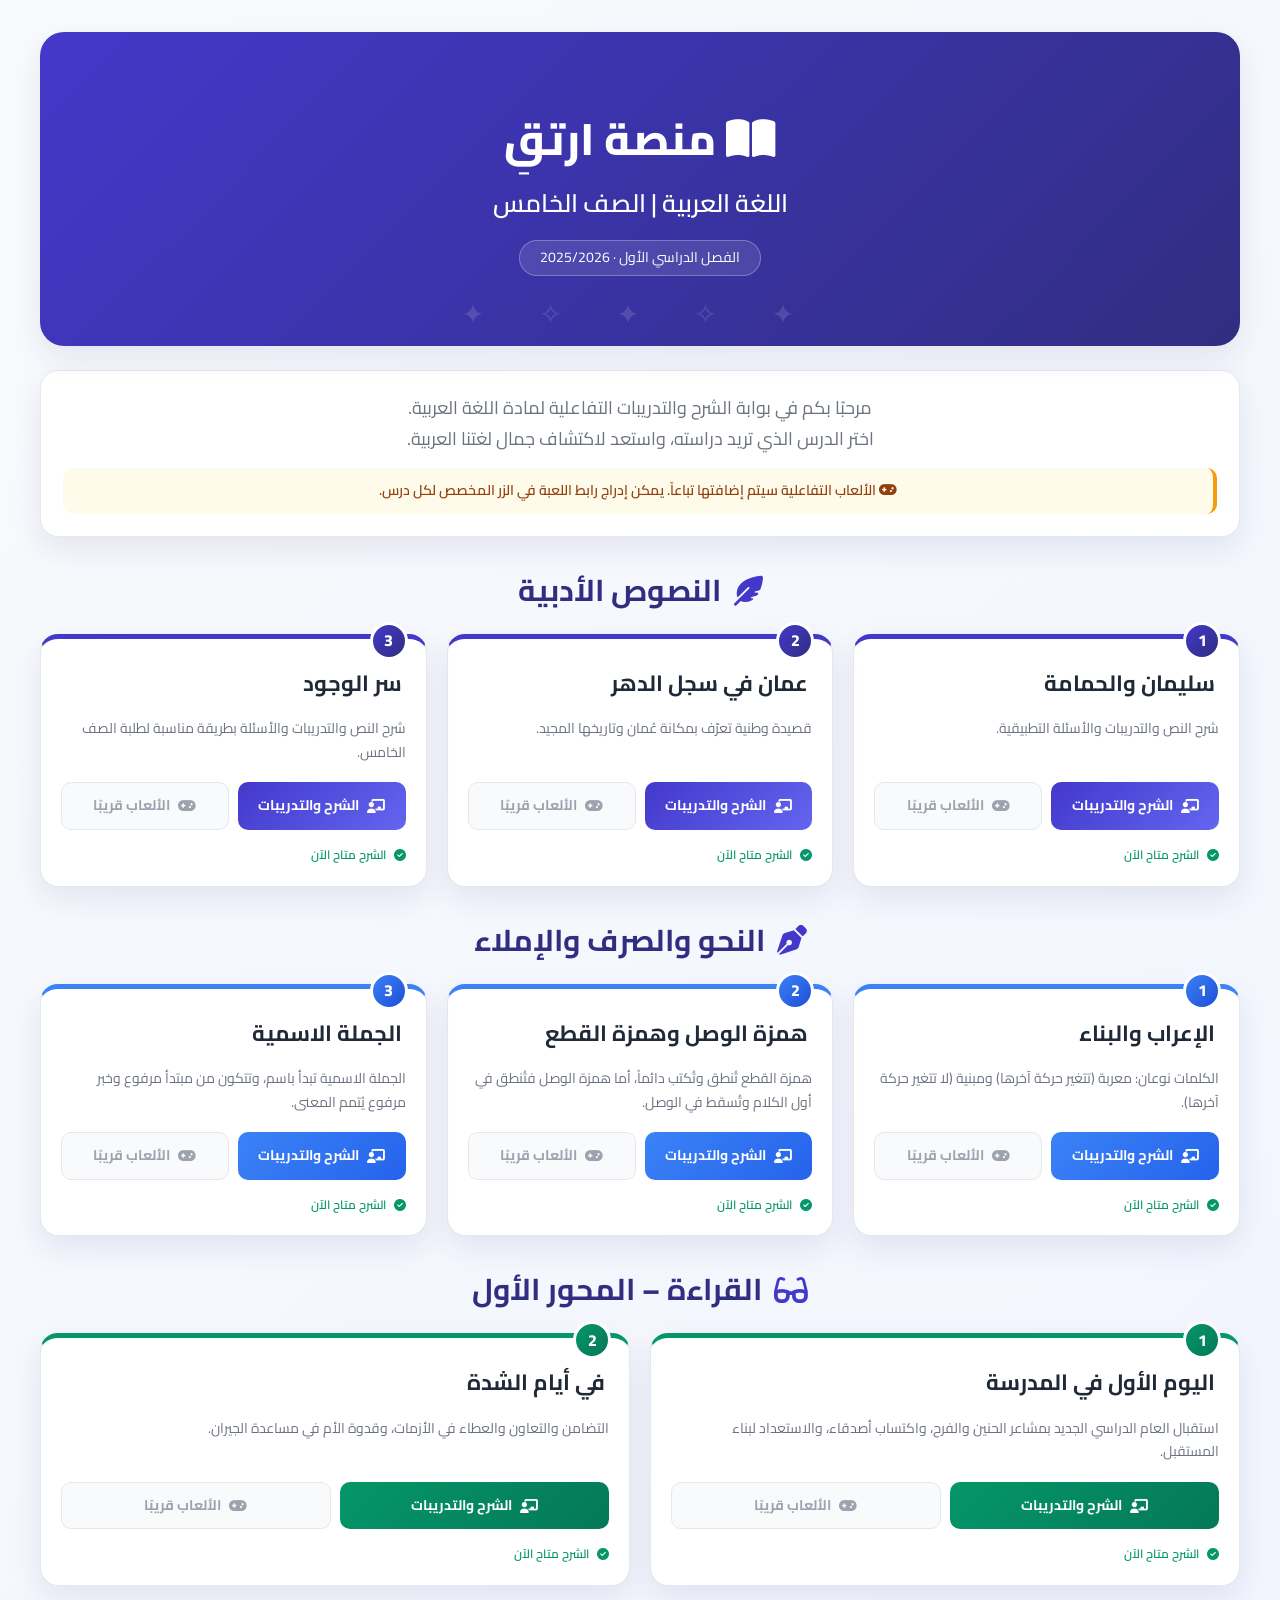
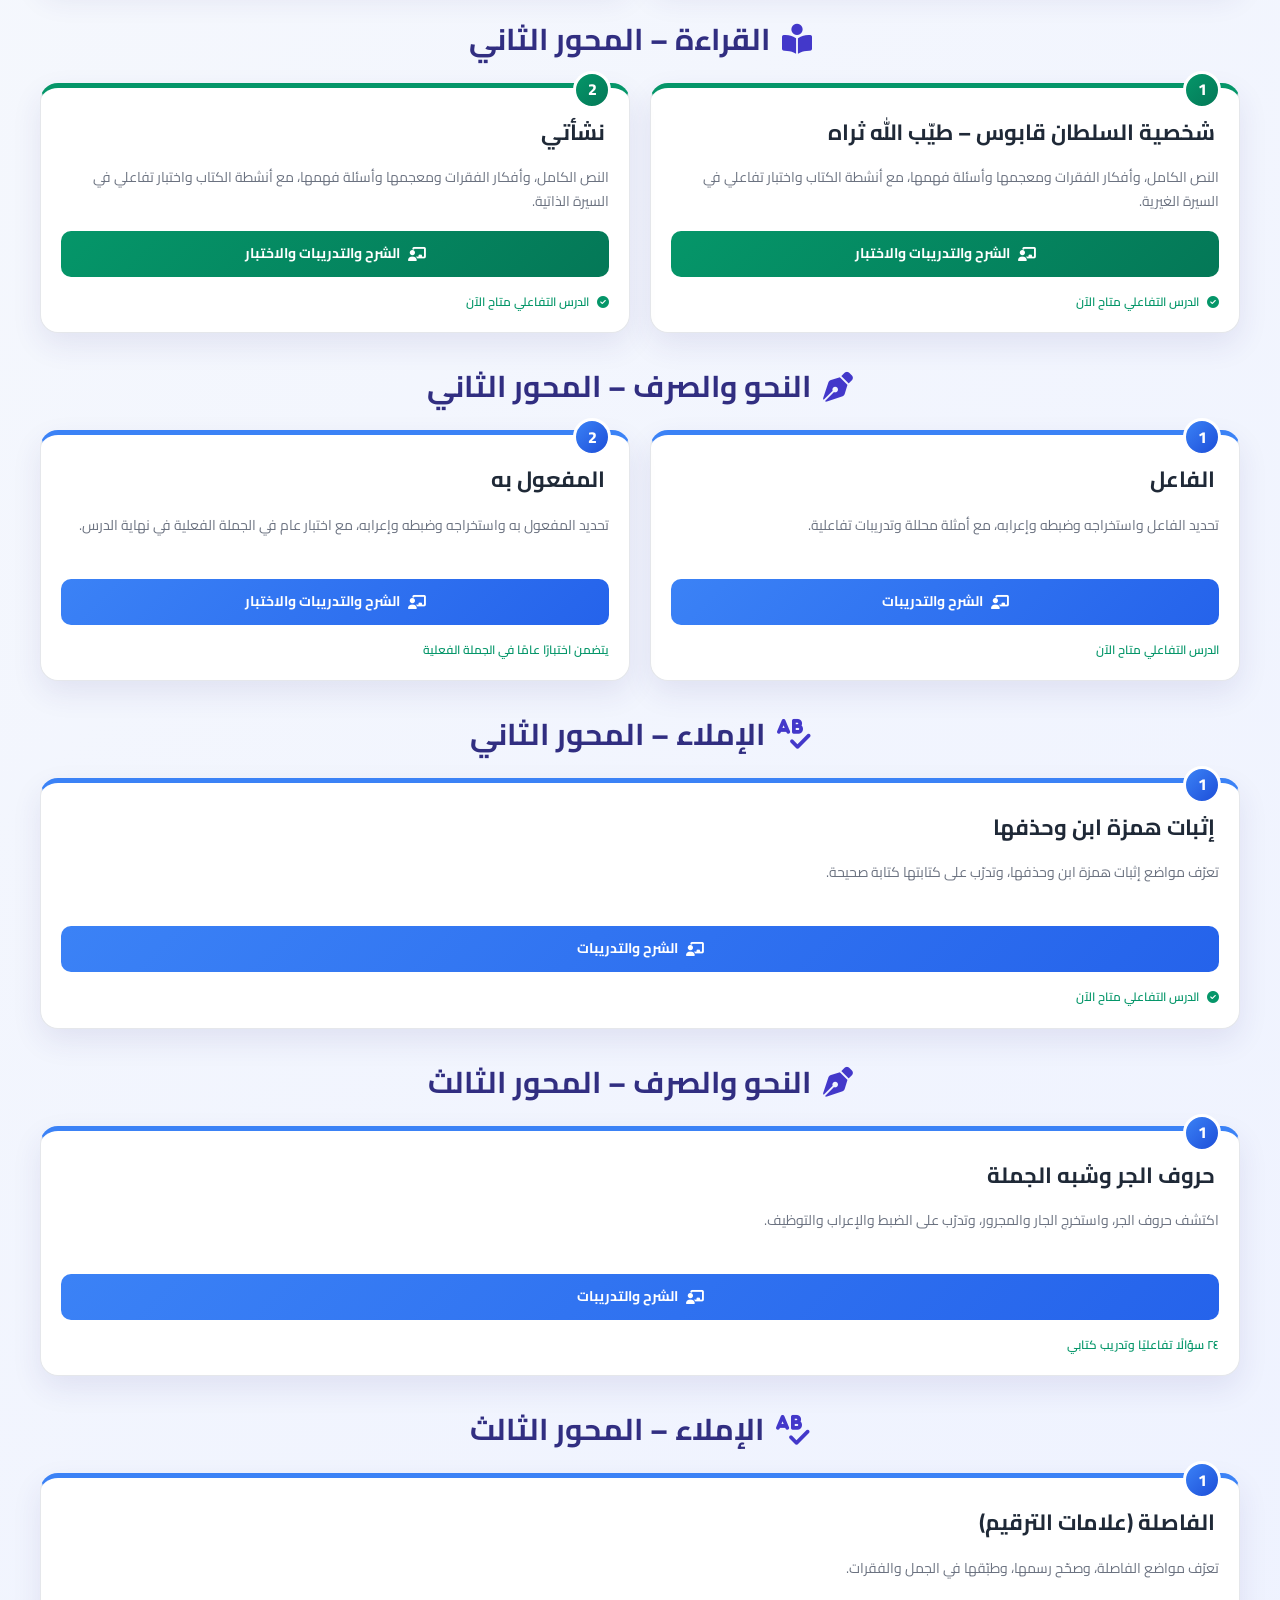
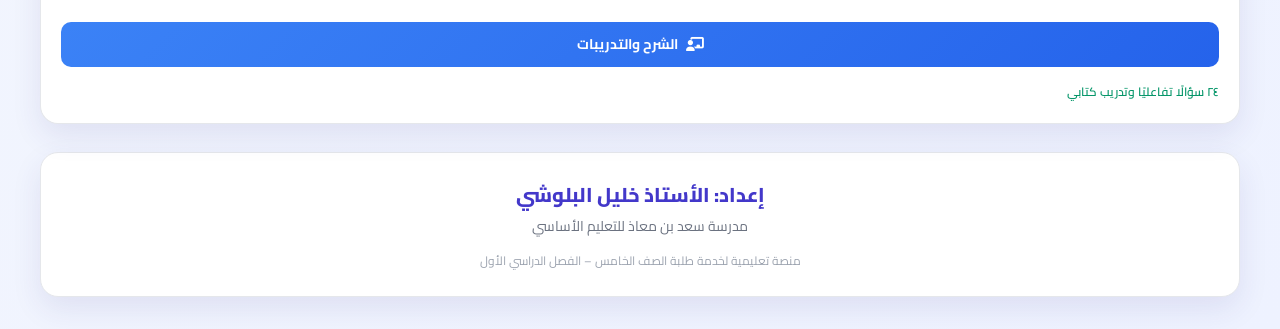
<file: index.html>
<!doctype html>
<html lang="ar" dir="rtl">
<head>
  <meta charset="utf-8">
  <meta name="viewport" content="width=device-width, initial-scale=1">
  <title>منصة ارتقِ | الفصل الدراسي الأول</title>
  <link rel="preconnect" href="https://fonts.googleapis.com">
  <link rel="preconnect" href="https://fonts.gstatic.com" crossorigin>
  <link href="https://fonts.googleapis.com/css2?family=Cairo:wght@400;600;700;800&display=swap" rel="stylesheet">
  <link rel="stylesheet" href="https://cdnjs.cloudflare.com/ajax/libs/font-awesome/6.5.2/css/all.min.css">
  <style>
    :root {
      --primary: #4338ca;
      --deep: #312e81;
      --green: #059669;
      --ink: #1f2937;
      --muted: #6b7280;
      --line: #e5e7eb;
      --soft: #f8fafc;
      --shadow: 0 12px 30px #312e8118;
    }

    * {
      box-sizing: border-box;
      margin: 0;
      padding: 0;
    }

    body {
      font-family: 'Cairo', system-ui, sans-serif;
      background: linear-gradient(135deg, #f8fafc, #eef2ff);
      color: var(--ink);
      line-height: 1.7;
      min-height: 100vh;
      padding: clamp(12px, 3vw, 32px);
    }

    .wrap {
      max-width: 1200px;
      margin: auto;
    }

    /* ===== الهيدر ===== */
    header {
      position: relative;
      overflow: hidden;
      text-align: center;
      color: #fff;
      background: linear-gradient(135deg, var(--primary), var(--deep));
      padding: clamp(35px, 7vw, 70px) 20px;
      border-radius: 24px;
      box-shadow: var(--shadow);
      margin-bottom: 24px;
    }

    header::after {
      content: '✦  ✧  ✦  ✧  ✦';
      position: absolute;
      inset: auto 0 8px;
      color: #ffffff22;
      font-size: 28px;
      letter-spacing: 24px;
    }

    .brand {
      font-size: clamp(25px, 5vw, 44px);
      font-weight: 800;
    }

    .subtitle {
      font-size: clamp(17px, 3vw, 25px);
      font-weight: 600;
      margin-top: 5px;
    }

    .year {
      display: inline-block;
      margin-top: 16px;
      padding: 5px 20px;
      border: 1px solid #ffffff44;
      border-radius: 99px;
      background: #ffffff1c;
      font-size: 14px;
    }

    /* ===== المقدمة ===== */
    .intro {
      background: #fff;
      border: 1px solid var(--line);
      border-radius: 18px;
      box-shadow: var(--shadow);
      padding: 22px;
      text-align: center;
      margin-bottom: 24px;
      color: var(--muted);
      font-size: clamp(15px, 2vw, 18px);
    }

    .note {
      margin-top: 14px;
      background: #fffbeb;
      color: #92400e;
      border-right: 4px solid #f59e0b;
      padding: 11px 14px;
      border-radius: 10px;
      font-size: 14px;
      font-weight: 600;
    }

    /* ===== عناوين الأقسام ===== */
    .section-title {
      display: flex;
      align-items: center;
      justify-content: center;
      gap: 12px;
      color: var(--deep);
      font-size: clamp(22px, 4vw, 30px);
      margin: 28px 0 18px;
    }

    .section-title i {
      color: var(--primary);
    }

    /* ===== شبكة البطاقات ===== */
    .grid {
      display: grid;
      grid-template-columns: repeat(auto-fit, minmax(min(100%, 300px), 1fr));
      gap: 20px;
    }

    /* ===== بطاقة الدرس ===== */
    .lesson-card {
      position: relative;
      background: #fff;
      border: 1px solid var(--line);
      border-radius: 18px;
      box-shadow: var(--shadow);
      padding: 26px 20px 20px;
      border-top: 5px solid var(--primary);
      transition: 0.25s;
    }

    .lesson-card:hover {
      transform: translateY(-5px);
      box-shadow: 0 18px 38px #312e8128;
    }

    /* ألوان خاصة بكل قسم */
    .literary .lesson-card { border-top-color: var(--primary); }
    .grammar .lesson-card { border-top-color: #3b82f6; }
    .reading1 .lesson-card, .reading2 .lesson-card { border-top-color: var(--green); }

    /* ===== رقم الدرس ===== */
    .num {
      position: absolute;
      top: -17px;
      right: 18px;
      width: 38px;
      height: 38px;
      display: grid;
      place-items: center;
      border-radius: 50%;
      background: linear-gradient(135deg, var(--primary), var(--deep));
      color: #fff;
      font-weight: 800;
      border: 3px solid #fff;
    }

    .literary .num { background: linear-gradient(135deg, var(--primary), var(--deep)); }
    .grammar .num { background: linear-gradient(135deg, #3b82f6, #1d4ed8); }
    .reading1 .num, .reading2 .num { background: linear-gradient(135deg, var(--green), #047857); }

    /* ===== عنوان الدرس ===== */
    .lesson-title {
      font-size: clamp(18px, 2.5vw, 22px);
      margin-bottom: 15px;
      padding-right: 4px;
    }

    .description {
      color: var(--muted);
      font-size: 14px;
      min-height: 48px;
      margin-bottom: 17px;
    }

    /* ===== الأزرار ===== */
    .actions {
      display: flex;
      gap: 9px;
      flex-wrap: wrap;
    }

    .btn {
      flex: 1 1 145px;
      display: inline-flex;
      align-items: center;
      justify-content: center;
      gap: 8px;
      padding: 11px 12px;
      border-radius: 10px;
      text-decoration: none;
      font-weight: 700;
      font-size: 14px;
      transition: 0.2s;
    }

    .btn:hover {
      transform: translateY(-2px);
    }

    .btn-lesson {
      background: linear-gradient(135deg, var(--primary), #6366f1);
      color: #fff;
    }

    .grammar .btn-lesson { background: linear-gradient(135deg, #3b82f6, #2563eb); }
    .reading1 .btn-lesson, .reading2 .btn-lesson { background: linear-gradient(135deg, var(--green), #047857); }

    .btn-game {
      background: #fff;
      color: var(--green);
      border: 1px solid #a7f3d0;
    }

    .btn-game.disabled {
      color: #9ca3af;
      background: #f9fafb;
      border-color: var(--line);
      cursor: not-allowed;
    }

    /* ===== الحالة ===== */
    .status {
      margin-top: 15px;
      color: var(--green);
      font-size: 12px;
      font-weight: 600;
    }

    .status i {
      margin-left: 5px;
    }

    /* ===== الفوتر ===== */
    footer {
      background: #fff;
      border: 1px solid var(--line);
      border-radius: 18px;
      box-shadow: var(--shadow);
      text-align: center;
      margin-top: 28px;
      padding: 25px 15px;
    }

    .teacher {
      color: var(--primary);
      font-size: 20px;
      font-weight: 800;
    }

    .school {
      color: var(--muted);
      font-size: 14px;
      margin-top: 3px;
    }

    .credit {
      color: #9ca3af;
      font-size: 12px;
      margin-top: 12px;
    }

    /* ===== استجابة للشاشات الصغيرة ===== */
    @media (max-width: 520px) {
      .actions {
        flex-direction: column;
      }
      .btn {
        width: 100%;
      }
      .reading2 .btn {
        flex: 0 0 auto;
        min-height: 46px;
      }
      .lesson-card {
        padding: 25px 16px 17px;
      }
    }
  </style>
</head>
<body>

  <main class="wrap">

    <!-- ===== الهيدر ===== -->
    <header>
      <div class="brand">
        <i class="fa-solid fa-book-open" aria-hidden="true"></i>
        منصة ارتقِ
      </div>
      <div class="subtitle">اللغة العربية | الصف الخامس</div>
      <div class="year">الفصل الدراسي الأول · 2025/2026</div>
    </header>

    <!-- ===== المقدمة ===== -->
    <section class="intro">
      <p>مرحبًا بكم في بوابة الشرح والتدريبات التفاعلية لمادة اللغة العربية.</p>
      <p>اختر الدرس الذي تريد دراسته، واستعد لاكتشاف جمال لغتنا العربية.</p>
      <div class="note">
        <i class="fa-solid fa-gamepad"></i>
        الألعاب التفاعلية سيتم إضافتها تباعاً. يمكن إدراج رابط اللعبة في الزر المخصص لكل درس.
      </div>
    </section>

    <!-- ============================================================ -->
    <!-- 1. النصوص الأدبية                                              -->
    <!-- ============================================================ -->
    <h2 class="section-title">
      <i class="fa-solid fa-feather-pointed"></i>
      النصوص الأدبية
    </h2>
    <section class="grid literary" aria-label="دروس النصوص الأدبية">

      <article class="lesson-card">
        <span class="num">1</span>
        <h3 class="lesson-title">سليمان والحمامة</h3>
        <p class="description">شرح النص والتدريبات والأسئلة التطبيقية.</p>
        <div class="actions">
          <a class="btn btn-lesson" href="https://omk811.github.io/so1/" target="_blank" rel="noopener">
            <i class="fa-solid fa-chalkboard-user"></i> الشرح والتدريبات
          </a>
          <a class="btn btn-game disabled" href="#" aria-disabled="true" title="سيُضاف الرابط لاحقًا">
            <i class="fa-solid fa-gamepad"></i> الألعاب قريبًا
          </a>
        </div>
        <div class="status">
          <i class="fa-solid fa-circle-check"></i> الشرح متاح الآن
        </div>
      </article>

      <article class="lesson-card">
        <span class="num">2</span>
        <h3 class="lesson-title">عمان في سجل الدهر</h3>
        <p class="description">قصيدة وطنية تعرّف بمكانة عُمان وتاريخها المجيد.</p>
        <div class="actions">
          <a class="btn btn-lesson" href="https://omk811.github.io/Oman-in-history/" target="_blank" rel="noopener">
            <i class="fa-solid fa-chalkboard-user"></i> الشرح والتدريبات
          </a>
          <a class="btn btn-game disabled" href="#" aria-disabled="true" title="سيُضاف الرابط لاحقًا">
            <i class="fa-solid fa-gamepad"></i> الألعاب قريبًا
          </a>
        </div>
        <div class="status">
          <i class="fa-solid fa-circle-check"></i> الشرح متاح الآن
        </div>
      </article>

      <article class="lesson-card">
        <span class="num">3</span>
        <h3 class="lesson-title">سر الوجود</h3>
        <p class="description">شرح النص والتدريبات والأسئلة بطريقة مناسبة لطلبة الصف الخامس.</p>
        <div class="actions">
          <a class="btn btn-lesson" href="https://omk811.github.io/sw/" target="_blank" rel="noopener">
            <i class="fa-solid fa-chalkboard-user"></i> الشرح والتدريبات
          </a>
          <a class="btn btn-game disabled" href="#" aria-disabled="true" title="سيُضاف الرابط لاحقًا">
            <i class="fa-solid fa-gamepad"></i> الألعاب قريبًا
          </a>
        </div>
        <div class="status">
          <i class="fa-solid fa-circle-check"></i> الشرح متاح الآن
        </div>
      </article>

    </section>

    <!-- ============================================================ -->
    <!-- 2. النحو والصرف والإملاء                                               -->
    <!-- ============================================================ -->
    <h2 class="section-title">
      <i class="fa-solid fa-pen-nib"></i>
      النحو والصرف والإملاء
    </h2>
    <section class="grid grammar" aria-label="دروس النحو والصرف والإملاء">

      <article class="lesson-card">
        <span class="num">1</span>
        <h3 class="lesson-title">الإعراب والبناء</h3>
        <p class="description">الكلمات نوعان: معربة (تتغير حركة آخرها) ومبنية (لا تتغير حركة آخرها).</p>
        <div class="actions">
          <a class="btn btn-lesson" href="https://omk811.github.io/i3rab/" target="_blank" rel="noopener">
            <i class="fa-solid fa-chalkboard-user"></i> الشرح والتدريبات
          </a>
          <a class="btn btn-game disabled" href="#" aria-disabled="true" title="سيُضاف الرابط لاحقًا">
            <i class="fa-solid fa-gamepad"></i> الألعاب قريبًا
          </a>
        </div>
        <div class="status">
          <i class="fa-solid fa-circle-check"></i> الشرح متاح الآن
        </div>
      </article>

      <article class="lesson-card">
        <span class="num">2</span>
        <h3 class="lesson-title">همزة الوصل وهمزة القطع</h3>
        <p class="description">همزة القطع تُنطق وتُكتب دائماً، أما همزة الوصل فتُنطق في أول الكلام وتُسقط في الوصل.</p>
        <div class="actions">
          <a class="btn btn-lesson" href="https://omk811.github.io/hamza/" target="_blank" rel="noopener">
            <i class="fa-solid fa-chalkboard-user"></i> الشرح والتدريبات
          </a>
          <a class="btn btn-game disabled" href="#" aria-disabled="true" title="سيُضاف الرابط لاحقًا">
            <i class="fa-solid fa-gamepad"></i> الألعاب قريبًا
          </a>
        </div>
        <div class="status">
          <i class="fa-solid fa-circle-check"></i> الشرح متاح الآن
        </div>
      </article>

      <article class="lesson-card">
        <span class="num">3</span>
        <h3 class="lesson-title">الجملة الاسمية</h3>
        <p class="description">الجملة الاسمية تبدأ باسم، وتتكون من مبتدأ مرفوع وخبر مرفوع يُتمم المعنى.</p>
        <div class="actions">
          <a class="btn btn-lesson" href="https://omk811.github.io/nominal/" target="_blank" rel="noopener">
            <i class="fa-solid fa-chalkboard-user"></i> الشرح والتدريبات
          </a>
          <a class="btn btn-game disabled" href="#" aria-disabled="true" title="سيُضاف الرابط لاحقًا">
            <i class="fa-solid fa-gamepad"></i> الألعاب قريبًا
          </a>
        </div>
        <div class="status">
          <i class="fa-solid fa-circle-check"></i> الشرح متاح الآن
        </div>
      </article>

    </section>

    <!-- ============================================================ -->
    <!-- 3. القراءة – المحور الأول                                     -->
    <!-- ============================================================ -->
    <h2 class="section-title">
      <i class="fa-solid fa-glasses"></i>
      القراءة – المحور الأول
    </h2>
    <section class="grid reading1" aria-label="دروس القراءة المحور الأول">

      <article class="lesson-card">
        <span class="num">1</span>
        <h3 class="lesson-title">اليوم الأول في المدرسة</h3>
        <p class="description">استقبال العام الدراسي الجديد بمشاعر الحنين والفرح، واكتساب أصدقاء، والاستعداد لبناء المستقبل.</p>
        <div class="actions">
          <a class="btn btn-lesson" href="https://omk811.github.io/firstday/" target="_blank" rel="noopener">
            <i class="fa-solid fa-chalkboard-user"></i> الشرح والتدريبات
          </a>
          <a class="btn btn-game disabled" href="#" aria-disabled="true" title="سيُضاف الرابط لاحقًا">
            <i class="fa-solid fa-gamepad"></i> الألعاب قريبًا
          </a>
        </div>
        <div class="status">
          <i class="fa-solid fa-circle-check"></i> الشرح متاح الآن
        </div>
      </article>

      <article class="lesson-card">
        <span class="num">2</span>
        <h3 class="lesson-title">في أيام الشدة</h3>
        <p class="description">التضامن والتعاون والعطاء في الأزمات، وقدوة الأم في مساعدة الجيران.</p>
        <div class="actions">
          <a class="btn btn-lesson" href="https://omk811.github.io/harddays/" target="_blank" rel="noopener">
            <i class="fa-solid fa-chalkboard-user"></i> الشرح والتدريبات
          </a>
          <a class="btn btn-game disabled" href="#" aria-disabled="true" title="سيُضاف الرابط لاحقًا">
            <i class="fa-solid fa-gamepad"></i> الألعاب قريبًا
          </a>
        </div>
        <div class="status">
          <i class="fa-solid fa-circle-check"></i> الشرح متاح الآن
        </div>
      </article>

    </section>


    <!-- ============================================================ -->
    <!-- القراءة – المحور الثاني                                        -->
    <!-- ============================================================ -->
    <h2 class="section-title" id="axis2-reading">
      <i class="fa-solid fa-book-open-reader" aria-hidden="true"></i>
      القراءة – المحور الثاني
    </h2>
    <section class="grid reading2" aria-labelledby="axis2-reading">
      <article class="lesson-card">
        <span class="num">1</span>
        <h3 class="lesson-title">شخصية السلطان قابوس – طيّب الله ثراه</h3>
        <p class="description">النص الكامل، وأفكار الفقرات ومعجمها وأسئلة فهمها، مع أنشطة الكتاب واختبار تفاعلي في السيرة الغيرية.</p>
        <div class="actions">
          <a class="btn btn-lesson" href="https://nashati.omk811.chatgpt.site/qaboos.html" target="_blank" rel="noopener noreferrer">
            <i class="fa-solid fa-chalkboard-user" aria-hidden="true"></i> الشرح والتدريبات والاختبار
          </a>
        </div>
        <div class="status">
          <i class="fa-solid fa-circle-check" aria-hidden="true"></i> الدرس التفاعلي متاح الآن
        </div>
      </article>
      <article class="lesson-card">
        <span class="num">2</span>
        <h3 class="lesson-title">نشأتي</h3>
        <p class="description">النص الكامل، وأفكار الفقرات ومعجمها وأسئلة فهمها، مع أنشطة الكتاب واختبار تفاعلي في السيرة الذاتية.</p>
        <div class="actions">
          <a class="btn btn-lesson" href="https://nashati.omk811.chatgpt.site/nashati.html" target="_blank" rel="noopener noreferrer">
            <i class="fa-solid fa-chalkboard-user" aria-hidden="true"></i> الشرح والتدريبات والاختبار
          </a>
        </div>
        <div class="status">
          <i class="fa-solid fa-circle-check" aria-hidden="true"></i> الدرس التفاعلي متاح الآن
        </div>
      </article>
    </section>

    <h2 class="section-title" id="axis2-grammar">
      <i class="fa-solid fa-pen-nib" aria-hidden="true"></i>
      النحو والصرف – المحور الثاني
    </h2>
    <section class="grid grammar" aria-label="دروس تفاعلية للمحور الثاني">
      <article class="lesson-card">
        <span class="num">1</span>
        <h3 class="lesson-title">الفاعل</h3>
        <p class="description">تحديد الفاعل واستخراجه وضبطه وإعرابه، مع أمثلة محللة وتدريبات تفاعلية.</p>
        <div class="actions">
          <a class="btn btn-lesson" href="https://omk811.github.io/fa3el/" target="_blank" rel="noopener noreferrer">
            <i class="fa-solid fa-chalkboard-user" aria-hidden="true"></i> الشرح والتدريبات
          </a>
        </div>
        <div class="status">الدرس التفاعلي متاح الآن</div>
      </article>
      <article class="lesson-card">
        <span class="num">2</span>
        <h3 class="lesson-title">المفعول به</h3>
        <p class="description">تحديد المفعول به واستخراجه وضبطه وإعرابه، مع اختبار عام في الجملة الفعلية في نهاية الدرس.</p>
        <div class="actions">
          <a class="btn btn-lesson" href="https://omk811.github.io/fa3el/mafool.html" target="_blank" rel="noopener noreferrer">
            <i class="fa-solid fa-chalkboard-user" aria-hidden="true"></i> الشرح والتدريبات والاختبار
          </a>
        </div>
        <div class="status">يتضمن اختبارًا عامًا في الجملة الفعلية</div>
      </article>
    </section>

    <!-- ===== الإملاء – المحور الثاني ===== -->
    <h2 class="section-title" id="axis2-spelling">
      <i class="fa-solid fa-spell-check" aria-hidden="true"></i>
      الإملاء – المحور الثاني
    </h2>
    <section class="grid grammar" aria-labelledby="axis2-spelling">
      <article class="lesson-card">
        <span class="num">1</span>
        <h3 class="lesson-title">إثبات همزة ابن وحذفها</h3>
        <p class="description">تعرّف مواضع إثبات همزة ابن وحذفها، وتدرّب على كتابتها كتابة صحيحة.</p>
        <div class="actions">
          <a class="btn btn-lesson" href="https://ibn-hamza-lesson.omk811.chatgpt.site" target="_blank" rel="noopener noreferrer">
            <i class="fa-solid fa-chalkboard-user" aria-hidden="true"></i> الشرح والتدريبات
          </a>
        </div>
        <div class="status"><i class="fa-solid fa-circle-check" aria-hidden="true"></i> الدرس التفاعلي متاح الآن</div>
      </article>
    </section>

    <h2 class="section-title" id="axis3">
      <i class="fa-solid fa-pen-nib" aria-hidden="true"></i>
      النحو والصرف – المحور الثالث
    </h2>
    <section class="grid grammar" aria-labelledby="axis3">
      <article class="lesson-card">
        <span class="num">1</span>
        <h3 class="lesson-title">حروف الجر وشبه الجملة</h3>
        <p class="description">اكتشف حروف الجر، واستخرج الجار والمجرور، وتدرّب على الضبط والإعراب والتوظيف.</p>
        <div class="actions">
          <a class="btn btn-lesson" href="./prepositions.html">
            <i class="fa-solid fa-chalkboard-user" aria-hidden="true"></i> الشرح والتدريبات
          </a>
        </div>
        <div class="status">٢٤ سؤالًا تفاعليًا وتدريب كتابي</div>
      </article>
    </section>

    <h2 class="section-title" id="axis3-spelling">
      <i class="fa-solid fa-spell-check" aria-hidden="true"></i>
      الإملاء – المحور الثالث
    </h2>
    <section class="grid grammar" aria-labelledby="axis3-spelling">
      <article class="lesson-card">
        <span class="num">1</span>
        <h3 class="lesson-title">الفاصلة (علامات الترقيم)</h3>
        <p class="description">تعرّف مواضع الفاصلة، وصحّح رسمها، وطبّقها في الجمل والفقرات.</p>
        <div class="actions">
          <a class="btn btn-lesson" href="./comma.html">
            <i class="fa-solid fa-chalkboard-user" aria-hidden="true"></i> الشرح والتدريبات
          </a>
        </div>
        <div class="status">٢٤ سؤالًا تفاعليًا وتدريب كتابي</div>
      </article>
    </section>

    <!-- ===== الفوتر ===== -->
    <footer>
      <div class="teacher">إعداد: الأستاذ خليل البلوشي</div>
      <div class="school">مدرسة سعد بن معاذ للتعليم الأساسي</div>
      <div class="credit">منصة تعليمية لخدمة طلبة الصف الخامس – الفصل الدراسي الأول</div>
    </footer>

  </main>

</body>
</html>
</file>
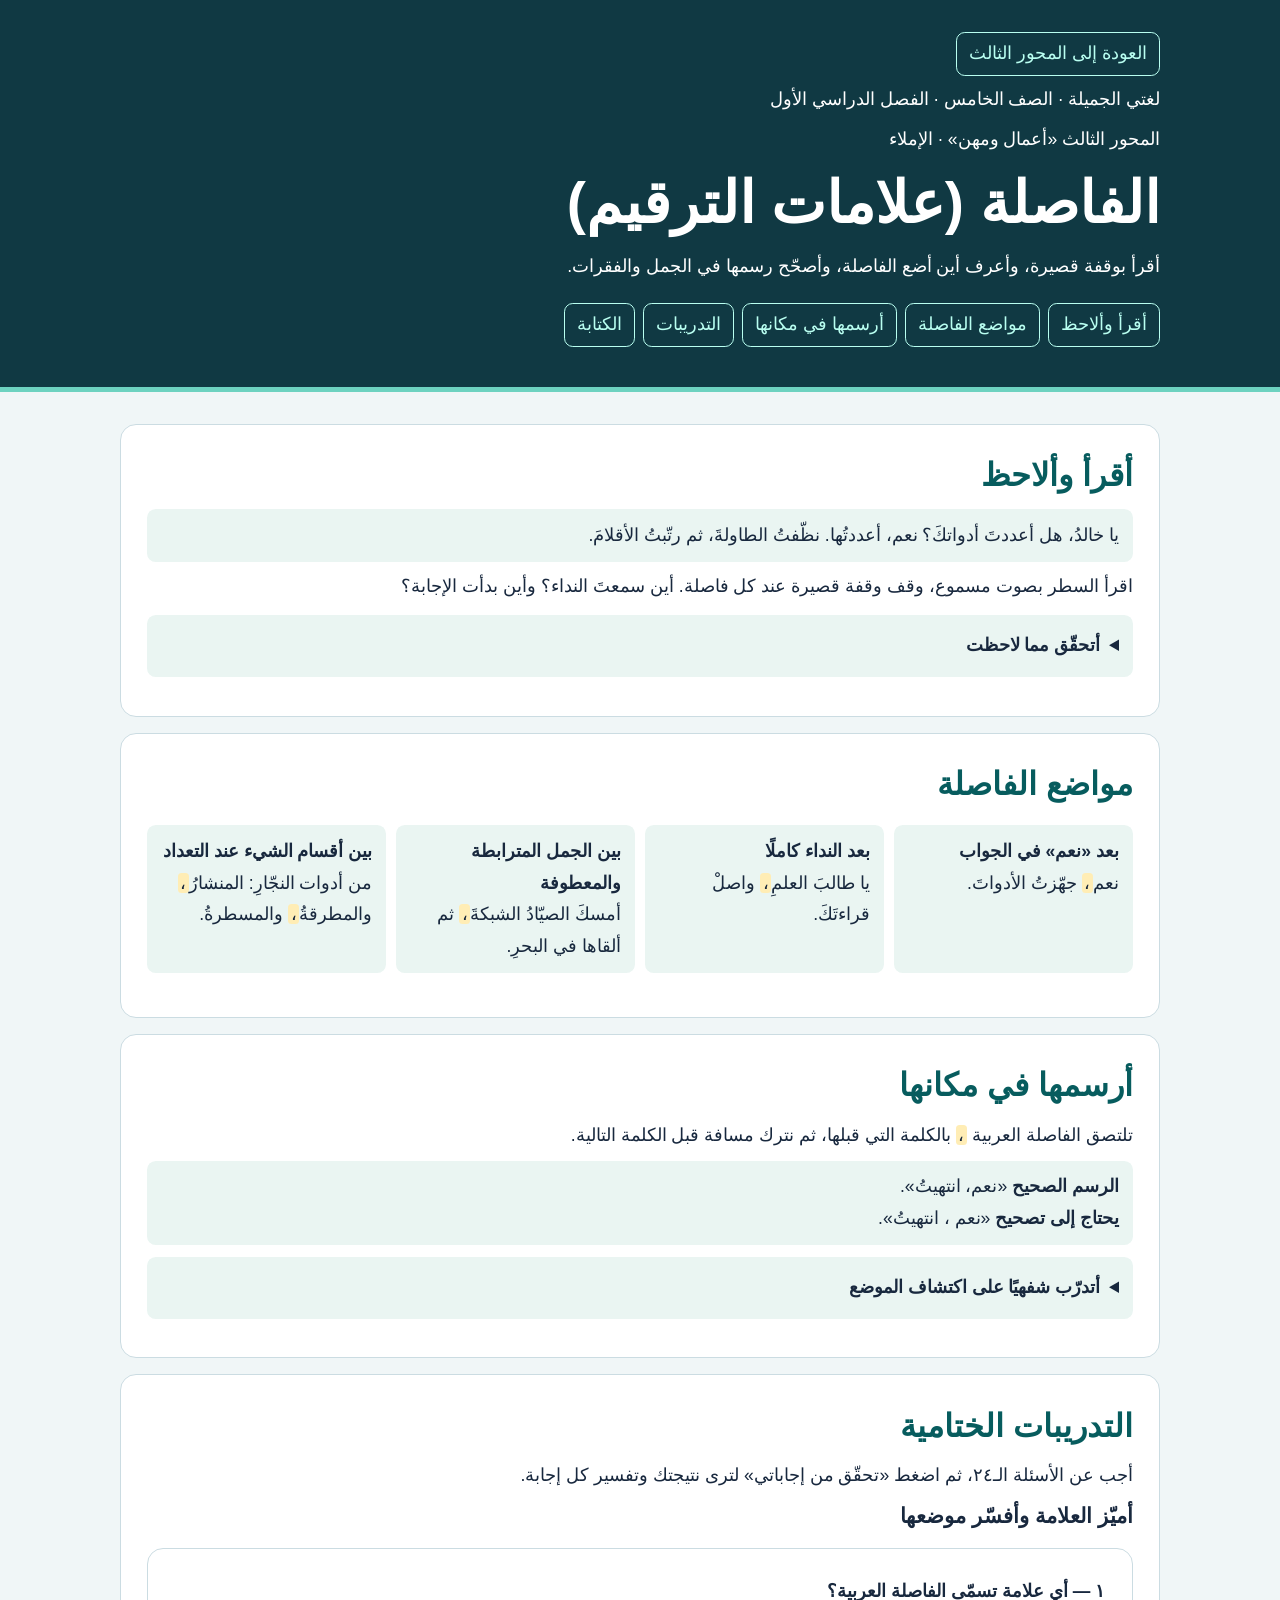
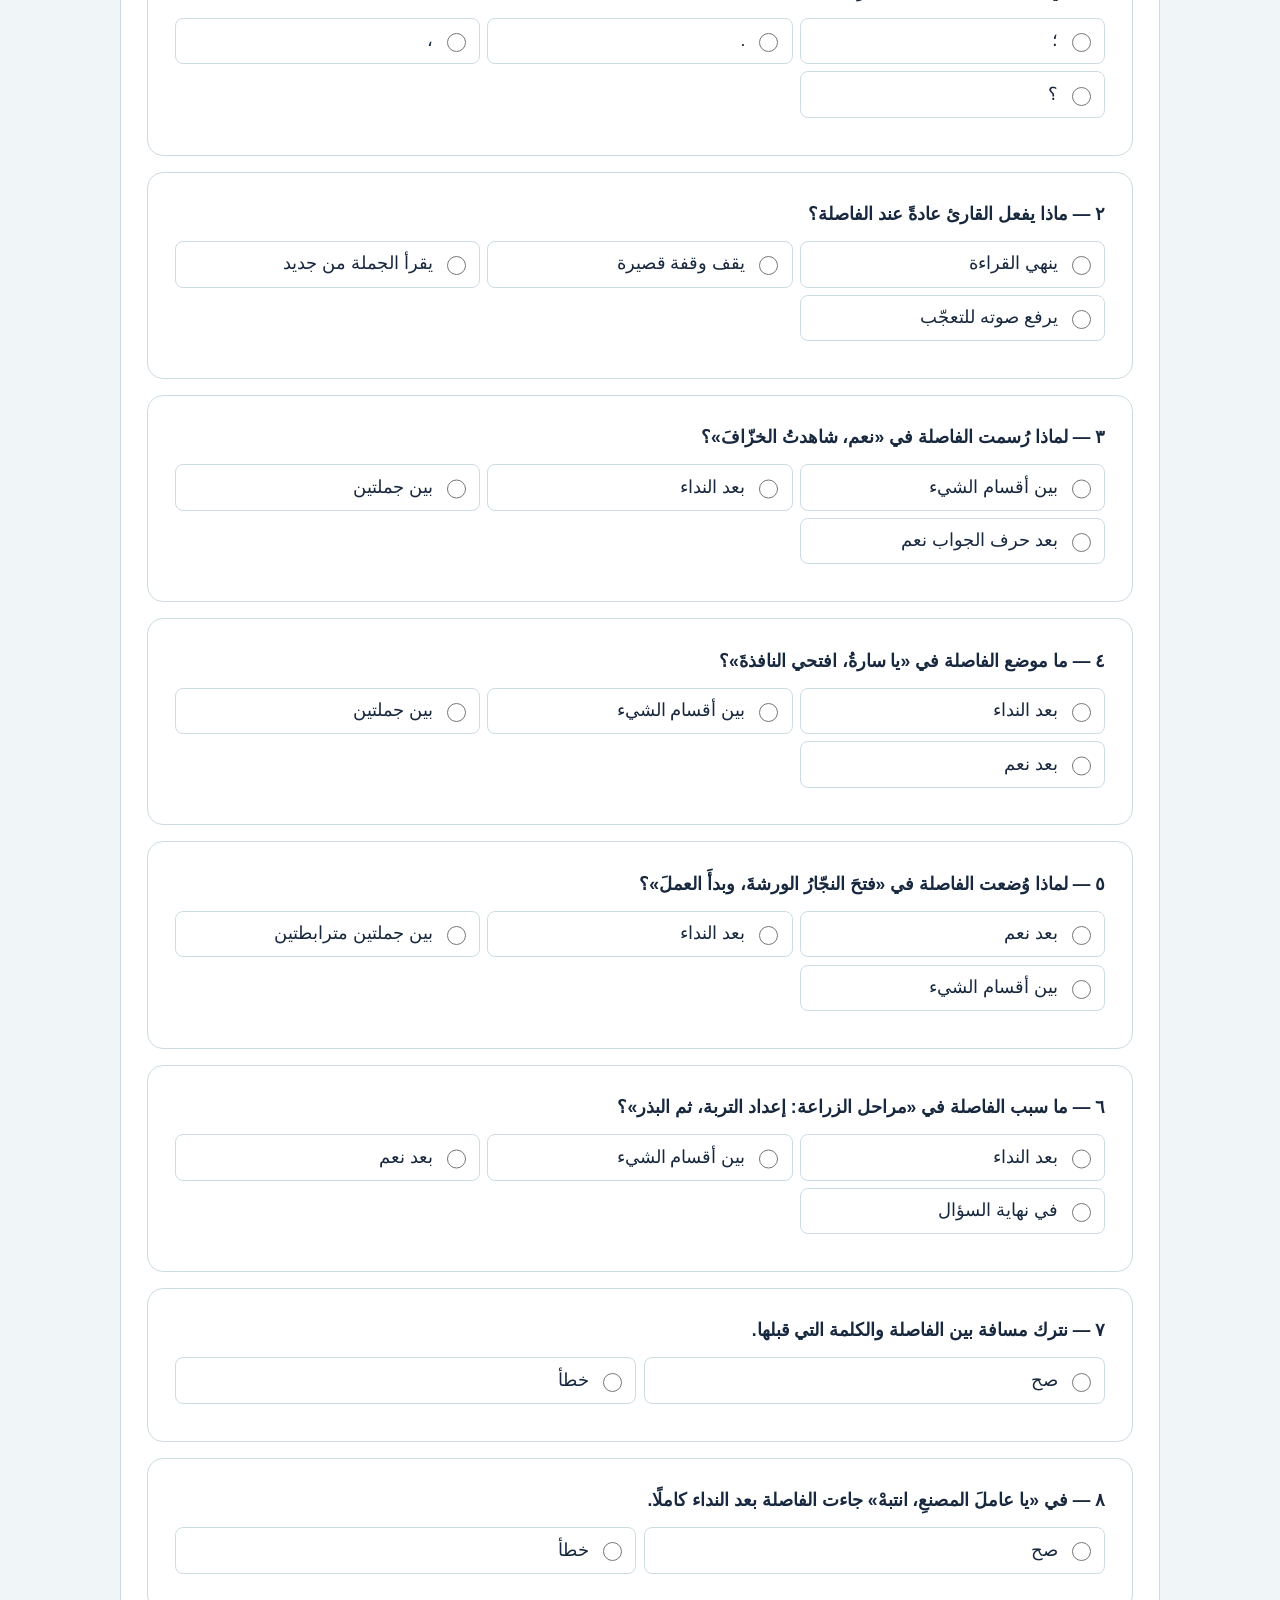
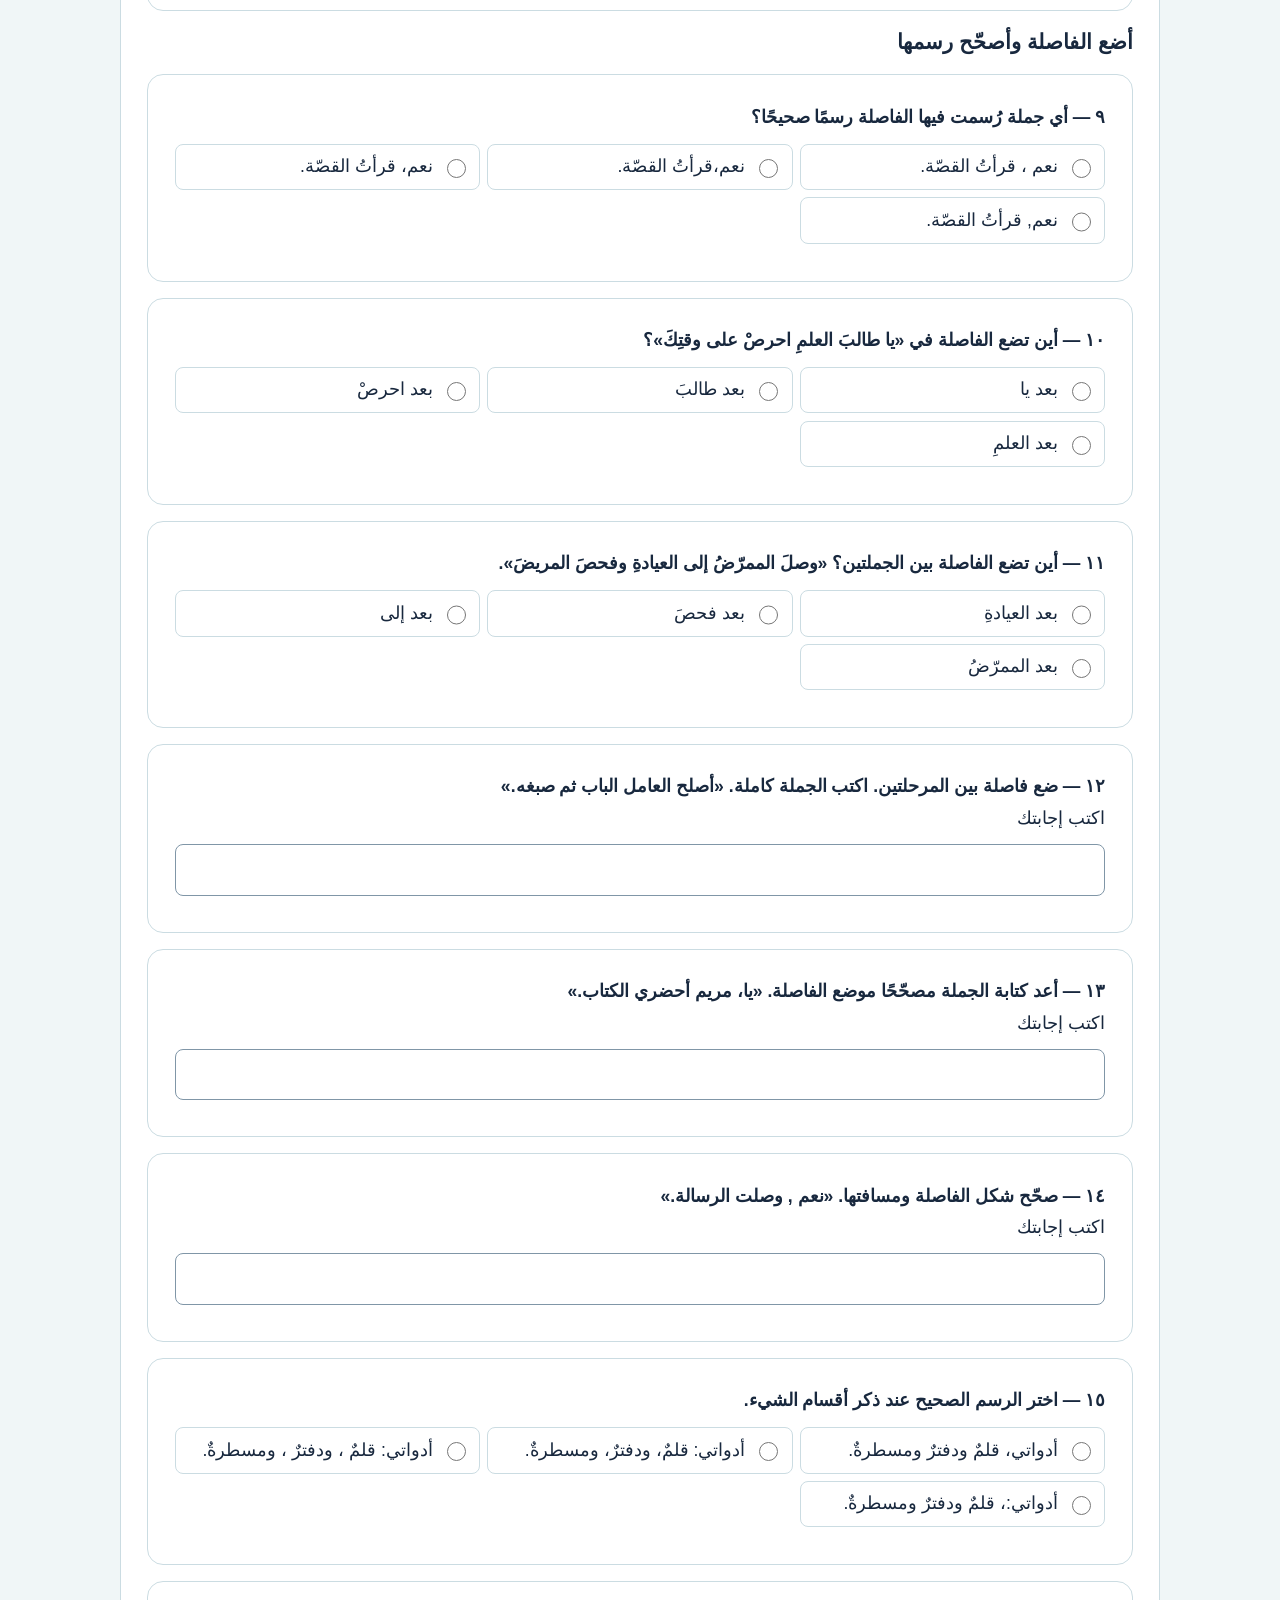
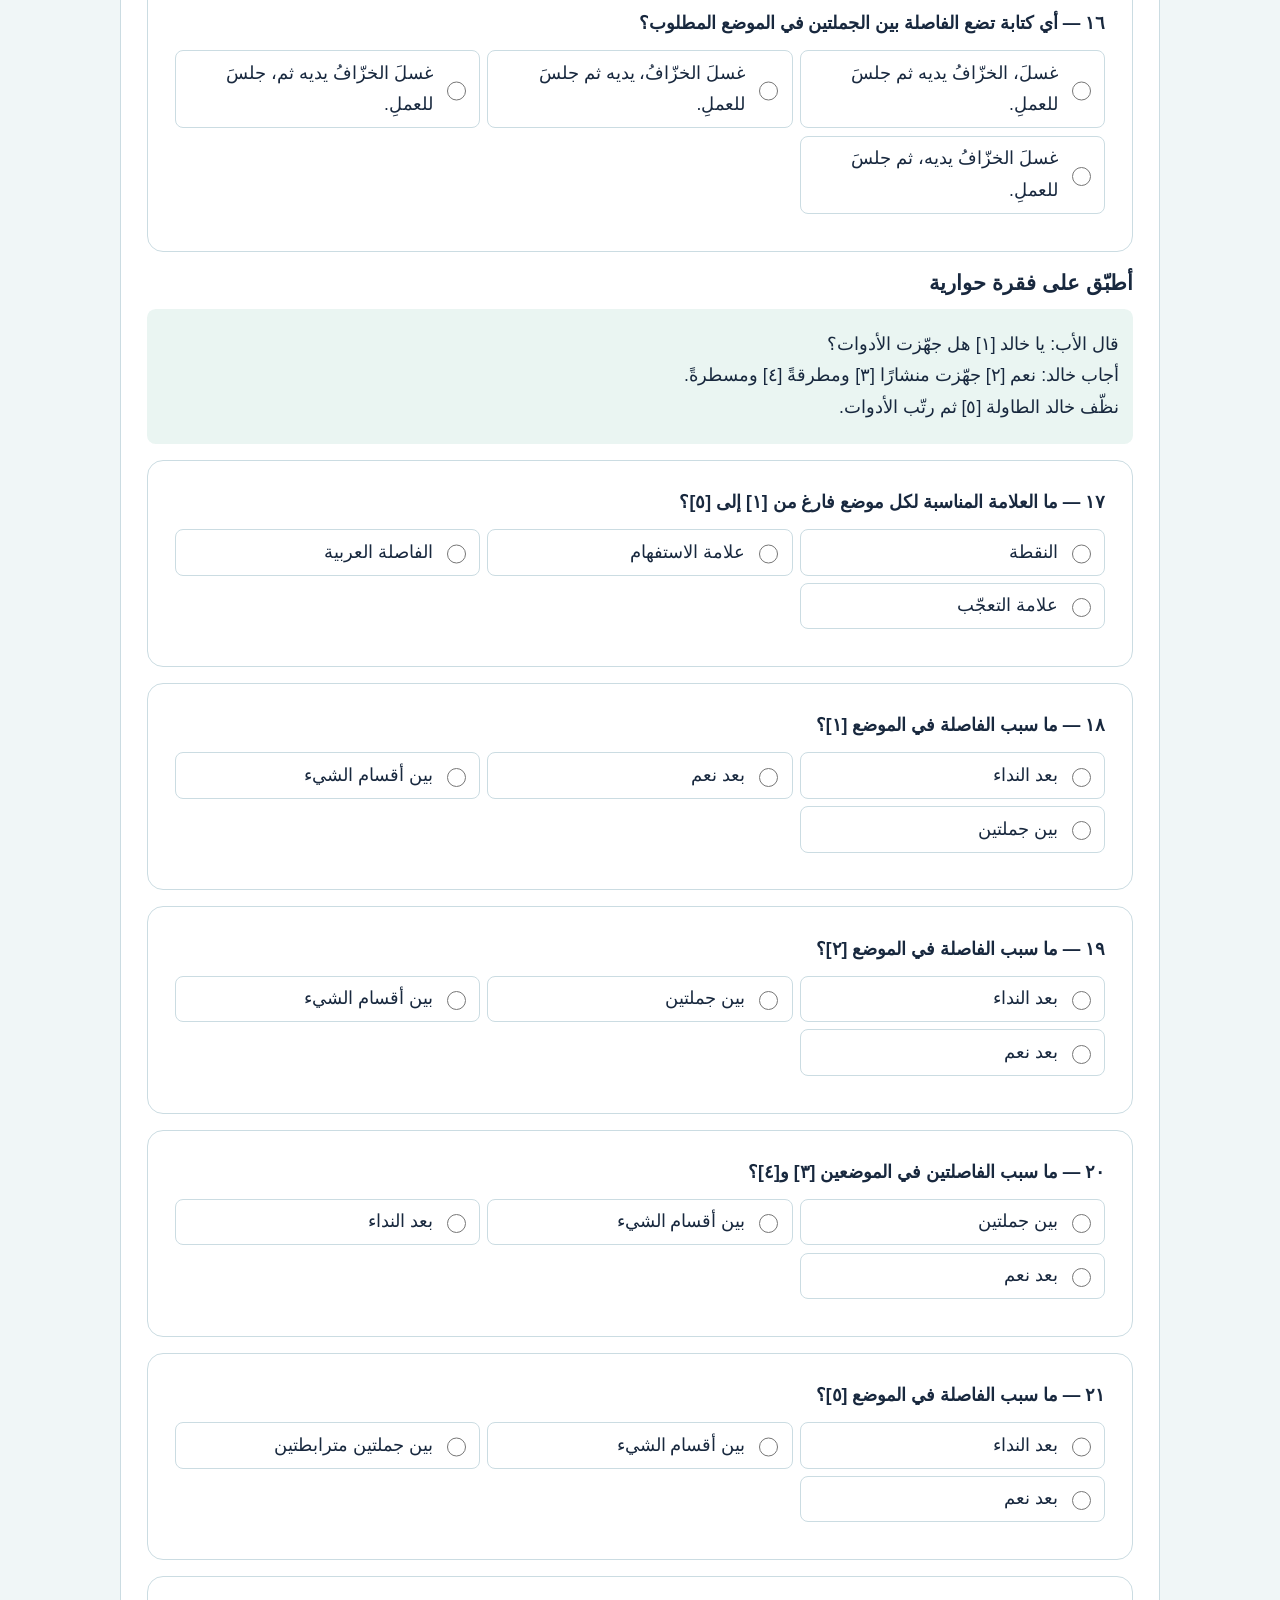
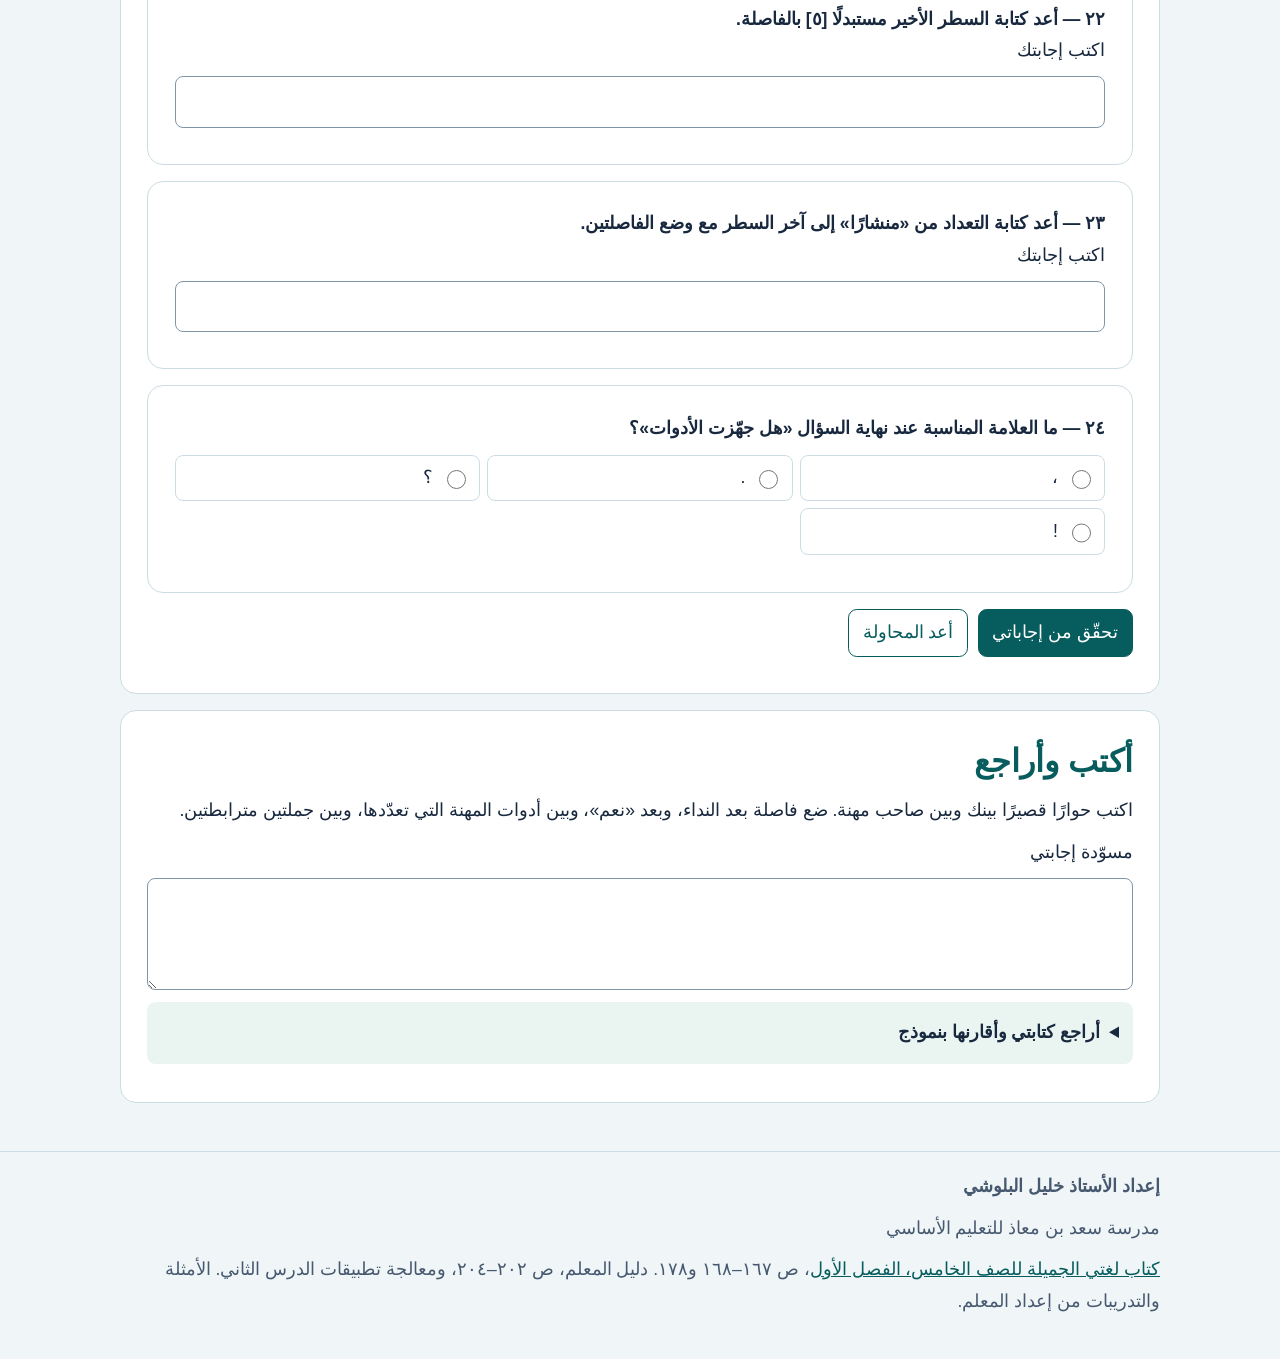
<file: comma.html>
<!doctype html>
<html lang="ar" dir="rtl">
<head>
  <meta charset="utf-8">
  <meta name="viewport" content="width=device-width, initial-scale=1">
  <meta name="theme-color" content="#103943">
  <title>الفاصلة (علامات الترقيم) | لغتي الجميلة</title>
  <link rel="stylesheet" href="axis3.css">
  <script defer src="axis3.js"></script>
</head>
<body>
  <header class="hero"><div class="wrap">
    <a class="back" href="./#axis3">العودة إلى المحور الثالث</a>
    <p>لغتي الجميلة · الصف الخامس · الفصل الدراسي الأول</p>
    <p>المحور الثالث «أعمال ومهن» · الإملاء</p>
    <h1>الفاصلة (علامات الترقيم)</h1>
    <p>أقرأ بوقفة قصيرة، وأعرف أين أضع الفاصلة، وأصحّح رسمها في الجمل والفقرات.</p>
    <nav aria-label="أقسام الدرس"><a href="#observe">أقرأ وألاحظ</a><a href="#rule">مواضع الفاصلة</a><a href="#draw">أرسمها في مكانها</a><a href="#practice-title">التدريبات</a><a href="#writing">الكتابة</a></nav>
  </div></header>
  <main class="wrap">
    <section class="panel" id="observe"><h2>أقرأ وألاحظ</h2><p class="sample">يا خالدُ، هل أعددتَ أدواتكَ؟ نعم، أعددتُها. نظّفتُ الطاولةَ، ثم رتّبتُ الأقلامَ.</p>
 <p>اقرأ السطر بصوت مسموع، وقف وقفة قصيرة عند كل فاصلة. أين سمعتَ النداء؟ وأين بدأت الإجابة؟</p>
 <details><summary>أتحقّق مما لاحظت</summary><p>النداء «يا خالد»، والجواب بدأ بـ«نعم». ساعدت الفاصلة أيضًا على الفصل بين تنظيف الطاولة وترتيب الأقلام.</p></details></section><section class="panel" id="rule"><h2>مواضع الفاصلة</h2><ul class="examples">
 <li><strong>بعد «نعم» في الجواب</strong><br>نعم<mark>،</mark> جهّزتُ الأدواتَ.</li>
 <li><strong>بعد النداء كاملًا</strong><br>يا طالبَ العلمِ<mark>،</mark> واصلْ قراءتَكَ.</li>
 <li><strong>بين الجمل المترابطة والمعطوفة</strong><br>أمسكَ الصيّادُ الشبكةَ<mark>،</mark> ثم ألقاها في البحرِ.</li>
 <li><strong>بين أقسام الشيء عند التعداد</strong><br>من أدوات النجّارِ: المنشارُ<mark>،</mark> والمطرقةُ<mark>،</mark> والمسطرةُ.</li></ul></section><section class="panel" id="draw"><h2>أرسمها في مكانها</h2><p>تلتصق الفاصلة العربية <mark>،</mark> بالكلمة التي قبلها، ثم نترك مسافة قبل الكلمة التالية.</p>
 <p class="sample"><strong>الرسم الصحيح</strong> «نعم، انتهيتُ».<br><strong>يحتاج إلى تصحيح</strong> «نعم ، انتهيتُ».</p>
 <details><summary>أتدرّب شفهيًا على اكتشاف الموضع</summary><p>حدّد «نعم» أو نهاية النداء أولًا. عند التعداد، ابحث عن الحد بين عنصرين. وعند قراءة جمل مترابطة، حدّد أين تنتهي الجملة الأولى وتبدأ التالية.</p></details></section>
    <section class="panel" aria-labelledby="practice-title">
      <h2 id="practice-title" tabindex="-1">التدريبات الختامية</h2>
      <p>أجب عن الأسئلة الـ٢٤، ثم اضغط «تحقّق من إجاباتي» لترى نتيجتك وتفسير كل إجابة.</p>
      <noscript><p>فعّل جافاسكريبت في المتصفح لعرض الأسئلة وتصحيح الإجابات.</p></noscript>
      <form id="practice">
        <section id="notice" aria-labelledby="notice-title"><h3 id="notice-title">أميّز العلامة وأفسّر موضعها</h3></section><section id="place" aria-labelledby="place-title"><h3 id="place-title">أضع الفاصلة وأصحّح رسمها</h3></section><section id="text" aria-labelledby="text-title"><h3 id="text-title">أطبّق على فقرة حوارية</h3><div class="sample"><p>قال الأب: يا خالد [١] هل جهّزت الأدوات؟<br>أجاب خالد: نعم [٢] جهّزت منشارًا [٣] ومطرقةً [٤] ومسطرةً.<br>نظّف خالد الطاولة [٥] ثم رتّب الأدوات.</p></div></section>
        <div class="controls"><button type="submit">تحقّق من إجاباتي</button><button type="reset">أعد المحاولة</button></div>
        <p id="score" role="status" tabindex="-1"></p>
      </form>
    </section>
    <section class="panel" id="writing"><h2>أكتب وأراجع</h2><p>اكتب حوارًا قصيرًا بينك وبين صاحب مهنة. ضع فاصلة بعد النداء، وبعد «نعم»، وبين أدوات المهنة التي تعدّدها، وبين جملتين مترابطتين.</p>
 <label for="draft">مسوّدة إجابتي</label><textarea id="draft" spellcheck="false"></textarea>
 <details><summary>أراجع كتابتي وأقارنها بنموذج</summary><p>قلتُ: يا عمّي، هل أعددتَ أدواتك؟<br>قال: نعم، أعددتُها. معي منشارٌ، ومطرقةٌ، ومسطرةٌ. قستُ طولَ اللوحِ، ثم قطعتُه.</p><p>تأكّد من المواضع الأربعة، ثم تحقّق من اتصال كل فاصلة بالكلمة قبلها.</p></details></section>
  </main>
  <footer><div class="wrap">
    <strong>إعداد الأستاذ خليل البلوشي</strong>
    <p>مدرسة سعد بن معاذ للتعليم الأساسي</p>
    <p><a href="https://home.moe.gov.om/ar/manaheg/73/show/65">كتاب لغتي الجميلة للصف الخامس، الفصل الأول</a>، ص ١٦٧–١٦٨ و١٧٨. دليل المعلم، ص ٢٠٢–٢٠٤، ومعالجة تطبيقات الدرس الثاني. الأمثلة والتدريبات من إعداد المعلم.</p>
  </div></footer>
  <script type="application/json" id="questions">
[
  {
    "group": "notice",
    "prompt": "أي علامة تسمّى الفاصلة العربية؟",
    "answers": [
      "،"
    ],
    "why": "الفاصلة العربية تُكتب هكذا: «،».",
    "options": [
      "؛",
      ".",
      "،",
      "؟"
    ]
  },
  {
    "group": "notice",
    "prompt": "ماذا يفعل القارئ عادةً عند الفاصلة؟",
    "answers": [
      "يقف وقفة قصيرة"
    ],
    "why": "هذه الوقفة تساعد على فهم أجزاء الكلام.",
    "options": [
      "ينهي القراءة",
      "يقف وقفة قصيرة",
      "يقرأ الجملة من جديد",
      "يرفع صوته للتعجّب"
    ]
  },
  {
    "group": "notice",
    "prompt": "لماذا رُسمت الفاصلة في «نعم، شاهدتُ الخزّافَ»؟",
    "answers": [
      "بعد حرف الجواب نعم"
    ],
    "why": "جاءت «نعم» جوابًا قبل بقية الكلام.",
    "options": [
      "بين أقسام الشيء",
      "بعد النداء",
      "بين جملتين",
      "بعد حرف الجواب نعم"
    ]
  },
  {
    "group": "notice",
    "prompt": "ما موضع الفاصلة في «يا سارةُ، افتحي النافذةَ»؟",
    "answers": [
      "بعد النداء"
    ],
    "why": "النداء هو «يا سارةُ».",
    "options": [
      "بعد النداء",
      "بين أقسام الشيء",
      "بين جملتين",
      "بعد نعم"
    ]
  },
  {
    "group": "notice",
    "prompt": "لماذا وُضعت الفاصلة في «فتحَ النجّارُ الورشةَ، وبدأَ العملَ»؟",
    "answers": [
      "بين جملتين مترابطتين"
    ],
    "why": "الفاصلة تفصل بين جملتين تصفان عمل النجّار.",
    "options": [
      "بعد نعم",
      "بعد النداء",
      "بين جملتين مترابطتين",
      "بين أقسام الشيء"
    ]
  },
  {
    "group": "notice",
    "prompt": "ما سبب الفاصلة في «مراحل الزراعة: إعداد التربة، ثم البذر»؟",
    "answers": [
      "بين أقسام الشيء"
    ],
    "why": "إعداد التربة والبذر مرحلتان من مراحل الزراعة.",
    "options": [
      "بعد النداء",
      "بين أقسام الشيء",
      "بعد نعم",
      "في نهاية السؤال"
    ]
  },
  {
    "group": "notice",
    "prompt": "نترك مسافة بين الفاصلة والكلمة التي قبلها.",
    "answers": [
      "خطأ"
    ],
    "why": "نلصق الفاصلة بالكلمة قبلها.",
    "options": [
      "صح",
      "خطأ"
    ]
  },
  {
    "group": "notice",
    "prompt": "في «يا عاملَ المصنعِ، انتبهْ» جاءت الفاصلة بعد النداء كاملًا.",
    "answers": [
      "صح"
    ],
    "why": "النداء كاملًا هو «يا عامل المصنع».",
    "options": [
      "صح",
      "خطأ"
    ]
  },
  {
    "group": "place",
    "prompt": "أي جملة رُسمت فيها الفاصلة رسمًا صحيحًا؟",
    "answers": [
      "نعم، قرأتُ القصّة."
    ],
    "why": "الفاصلة تلتصق بكلمة «نعم» وتتبعها مسافة.",
    "options": [
      "نعم ، قرأتُ القصّة.",
      "نعم،قرأتُ القصّة.",
      "نعم، قرأتُ القصّة.",
      "نعم, قرأتُ القصّة."
    ]
  },
  {
    "group": "place",
    "prompt": "أين تضع الفاصلة في «يا طالبَ العلمِ احرصْ على وقتِكَ»؟",
    "answers": [
      "بعد العلمِ"
    ],
    "why": "نضع الفاصلة بعد النداء كله.",
    "options": [
      "بعد يا",
      "بعد طالبَ",
      "بعد احرصْ",
      "بعد العلمِ"
    ]
  },
  {
    "group": "place",
    "prompt": "أين تضع الفاصلة بين الجملتين؟ «وصلَ الممرّضُ إلى العيادةِ وفحصَ المريضَ».",
    "answers": [
      "بعد العيادةِ"
    ],
    "why": "الجملة الأولى تنتهي عند «العيادةِ».",
    "options": [
      "بعد العيادةِ",
      "بعد فحصَ",
      "بعد إلى",
      "بعد الممرّضُ"
    ]
  },
  {
    "group": "place",
    "prompt": "ضع فاصلة بين المرحلتين. اكتب الجملة كاملة. «أصلح العامل الباب ثم صبغه.»",
    "answers": [
      "أصلح العامل الباب، ثم صبغه."
    ],
    "why": "تلتصق الفاصلة بكلمة «الباب»."
  },
  {
    "group": "place",
    "prompt": "أعد كتابة الجملة مصحّحًا موضع الفاصلة. «يا، مريم أحضري الكتاب.»",
    "answers": [
      "يا مريم، أحضري الكتاب."
    ],
    "why": "توضع بعد «يا مريم» كاملة."
  },
  {
    "group": "place",
    "prompt": "صحّح شكل الفاصلة ومسافتها. «نعم , وصلت الرسالة.»",
    "answers": [
      "نعم، وصلت الرسالة."
    ],
    "why": "نكتب الفاصلة العربية متصلة بما قبلها."
  },
  {
    "group": "place",
    "prompt": "اختر الرسم الصحيح عند ذكر أقسام الشيء.",
    "answers": [
      "أدواتي: قلمٌ، ودفترٌ، ومسطرةٌ."
    ],
    "why": "تفصل الفواصل بين عناصر التعداد.",
    "options": [
      "أدواتي، قلمٌ ودفترٌ ومسطرةٌ.",
      "أدواتي: قلمٌ، ودفترٌ، ومسطرةٌ.",
      "أدواتي: قلمٌ ، ودفترٌ ، ومسطرةٌ.",
      "أدواتي:، قلمٌ ودفترٌ ومسطرةٌ."
    ]
  },
  {
    "group": "place",
    "prompt": "أي كتابة تضع الفاصلة بين الجملتين في الموضع المطلوب؟",
    "answers": [
      "غسلَ الخزّافُ يديه، ثم جلسَ للعملِ."
    ],
    "why": "الجزء الأول ينتهي بعد «يديه».",
    "options": [
      "غسلَ، الخزّافُ يديه ثم جلسَ للعملِ.",
      "غسلَ الخزّافُ، يديه ثم جلسَ للعملِ.",
      "غسلَ الخزّافُ يديه ثم، جلسَ للعملِ.",
      "غسلَ الخزّافُ يديه، ثم جلسَ للعملِ."
    ]
  },
  {
    "group": "text",
    "prompt": "ما العلامة المناسبة لكل موضع فارغ من [١] إلى [٥]؟",
    "answers": [
      "الفاصلة العربية"
    ],
    "why": "المواضع تجمع النداء ونعم والتعداد والجمل المترابطة.",
    "options": [
      "النقطة",
      "علامة الاستفهام",
      "الفاصلة العربية",
      "علامة التعجّب"
    ]
  },
  {
    "group": "text",
    "prompt": "ما سبب الفاصلة في الموضع [١]؟",
    "answers": [
      "بعد النداء"
    ],
    "why": "انتهى النداء عند «يا خالد».",
    "options": [
      "بعد النداء",
      "بعد نعم",
      "بين أقسام الشيء",
      "بين جملتين"
    ]
  },
  {
    "group": "text",
    "prompt": "ما سبب الفاصلة في الموضع [٢]؟",
    "answers": [
      "بعد نعم"
    ],
    "why": "وردت «نعم» جوابًا عن سؤال.",
    "options": [
      "بعد النداء",
      "بين جملتين",
      "بين أقسام الشيء",
      "بعد نعم"
    ]
  },
  {
    "group": "text",
    "prompt": "ما سبب الفاصلتين في الموضعين [٣] و[٤]؟",
    "answers": [
      "بين أقسام الشيء"
    ],
    "why": "تفصلان بين الأدوات الثلاث المعدَّدة.",
    "options": [
      "بين جملتين",
      "بين أقسام الشيء",
      "بعد النداء",
      "بعد نعم"
    ]
  },
  {
    "group": "text",
    "prompt": "ما سبب الفاصلة في الموضع [٥]؟",
    "answers": [
      "بين جملتين مترابطتين"
    ],
    "why": "تفصل بين جملة تنظيف الطاولة وجملة ترتيب الأدوات.",
    "options": [
      "بعد النداء",
      "بين أقسام الشيء",
      "بين جملتين مترابطتين",
      "بعد نعم"
    ]
  },
  {
    "group": "text",
    "prompt": "أعد كتابة السطر الأخير مستبدلًا [٥] بالفاصلة.",
    "answers": [
      "نظّف خالد الطاولة، ثم رتّب الأدوات."
    ],
    "why": "تأتي الفاصلة بعد «الطاولة» مباشرة."
  },
  {
    "group": "text",
    "prompt": "أعد كتابة التعداد من «منشارًا» إلى آخر السطر مع وضع الفاصلتين.",
    "answers": [
      "منشارًا، ومطرقةً، ومسطرةً."
    ],
    "why": "كل فاصلة تلتصق بالعنصر السابق وتتبعها مسافة."
  },
  {
    "group": "text",
    "prompt": "ما العلامة المناسبة عند نهاية السؤال «هل جهّزت الأدوات»؟",
    "answers": [
      "؟"
    ],
    "why": "هذا سؤال مباشر، وينتهي بعلامة الاستفهام.",
    "options": [
      "،",
      ".",
      "؟",
      "!"
    ]
  }
]
  </script>
</body>
</html>
</file>
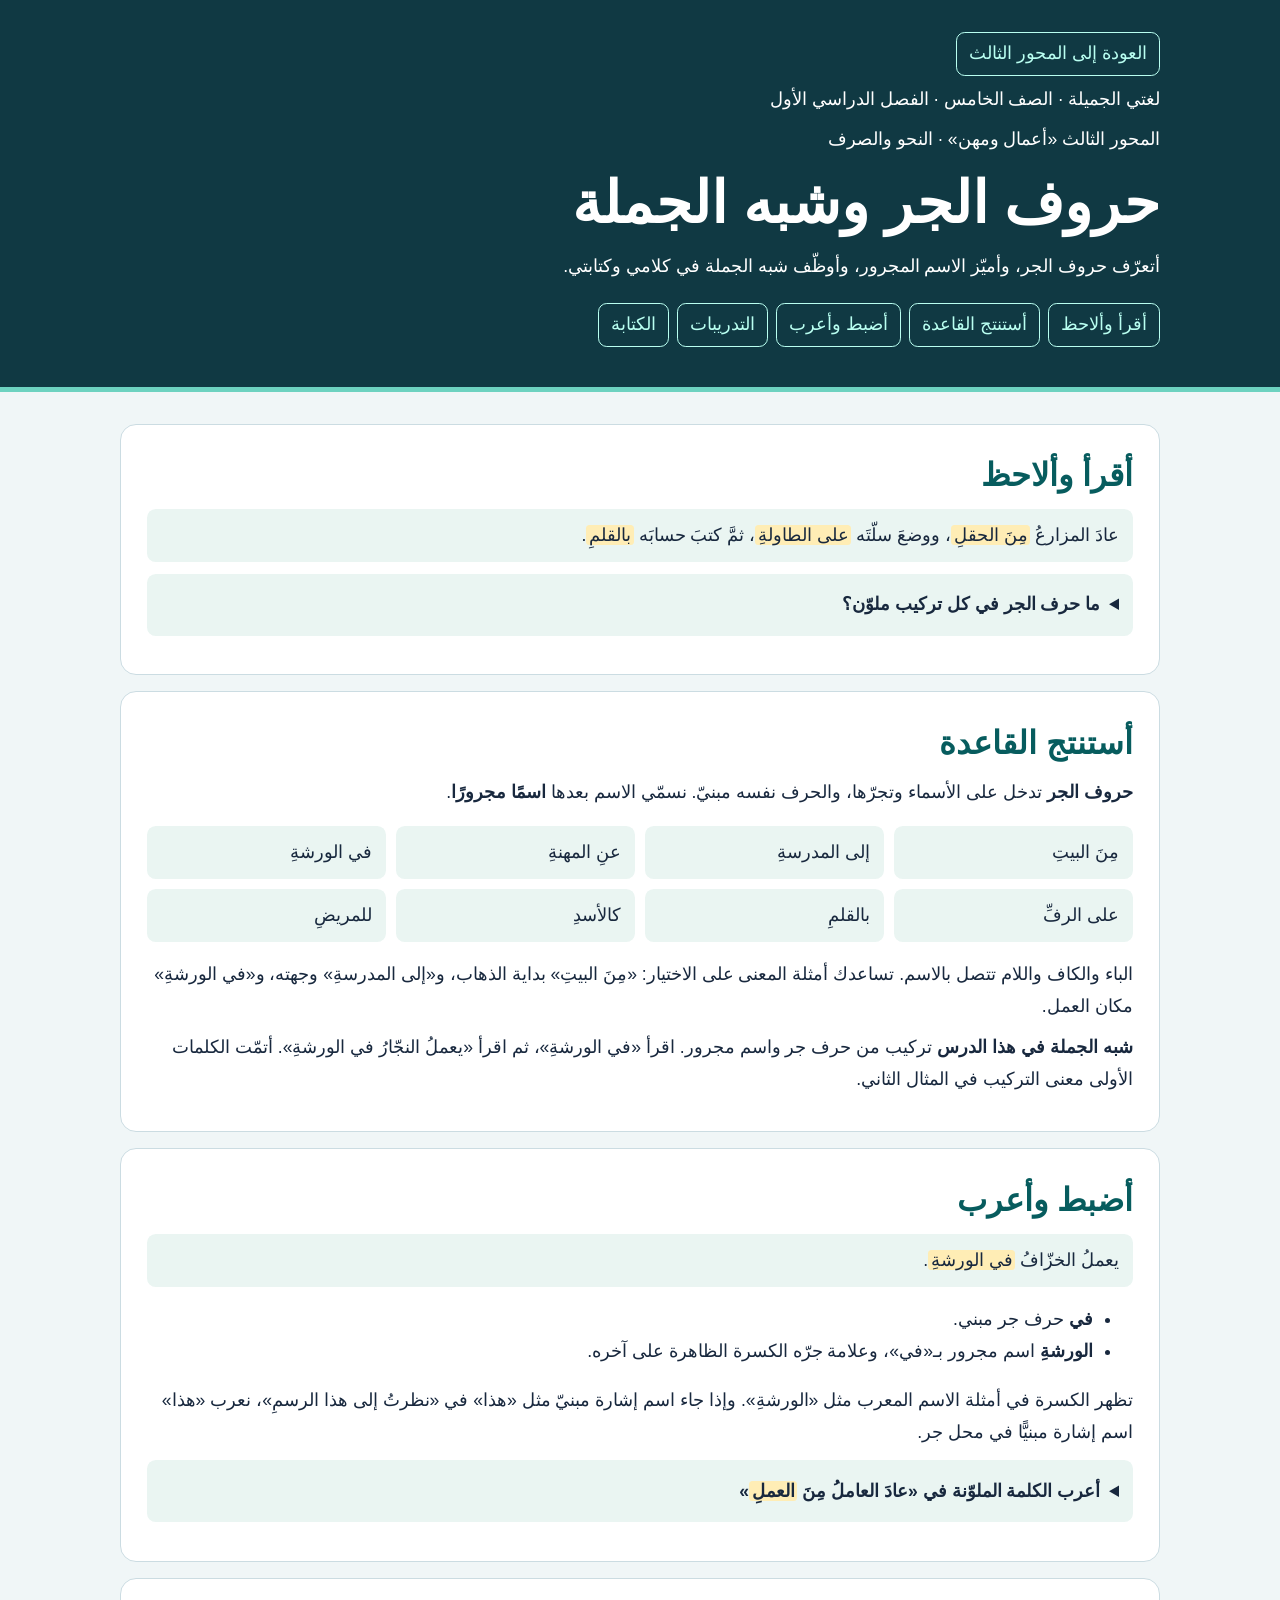
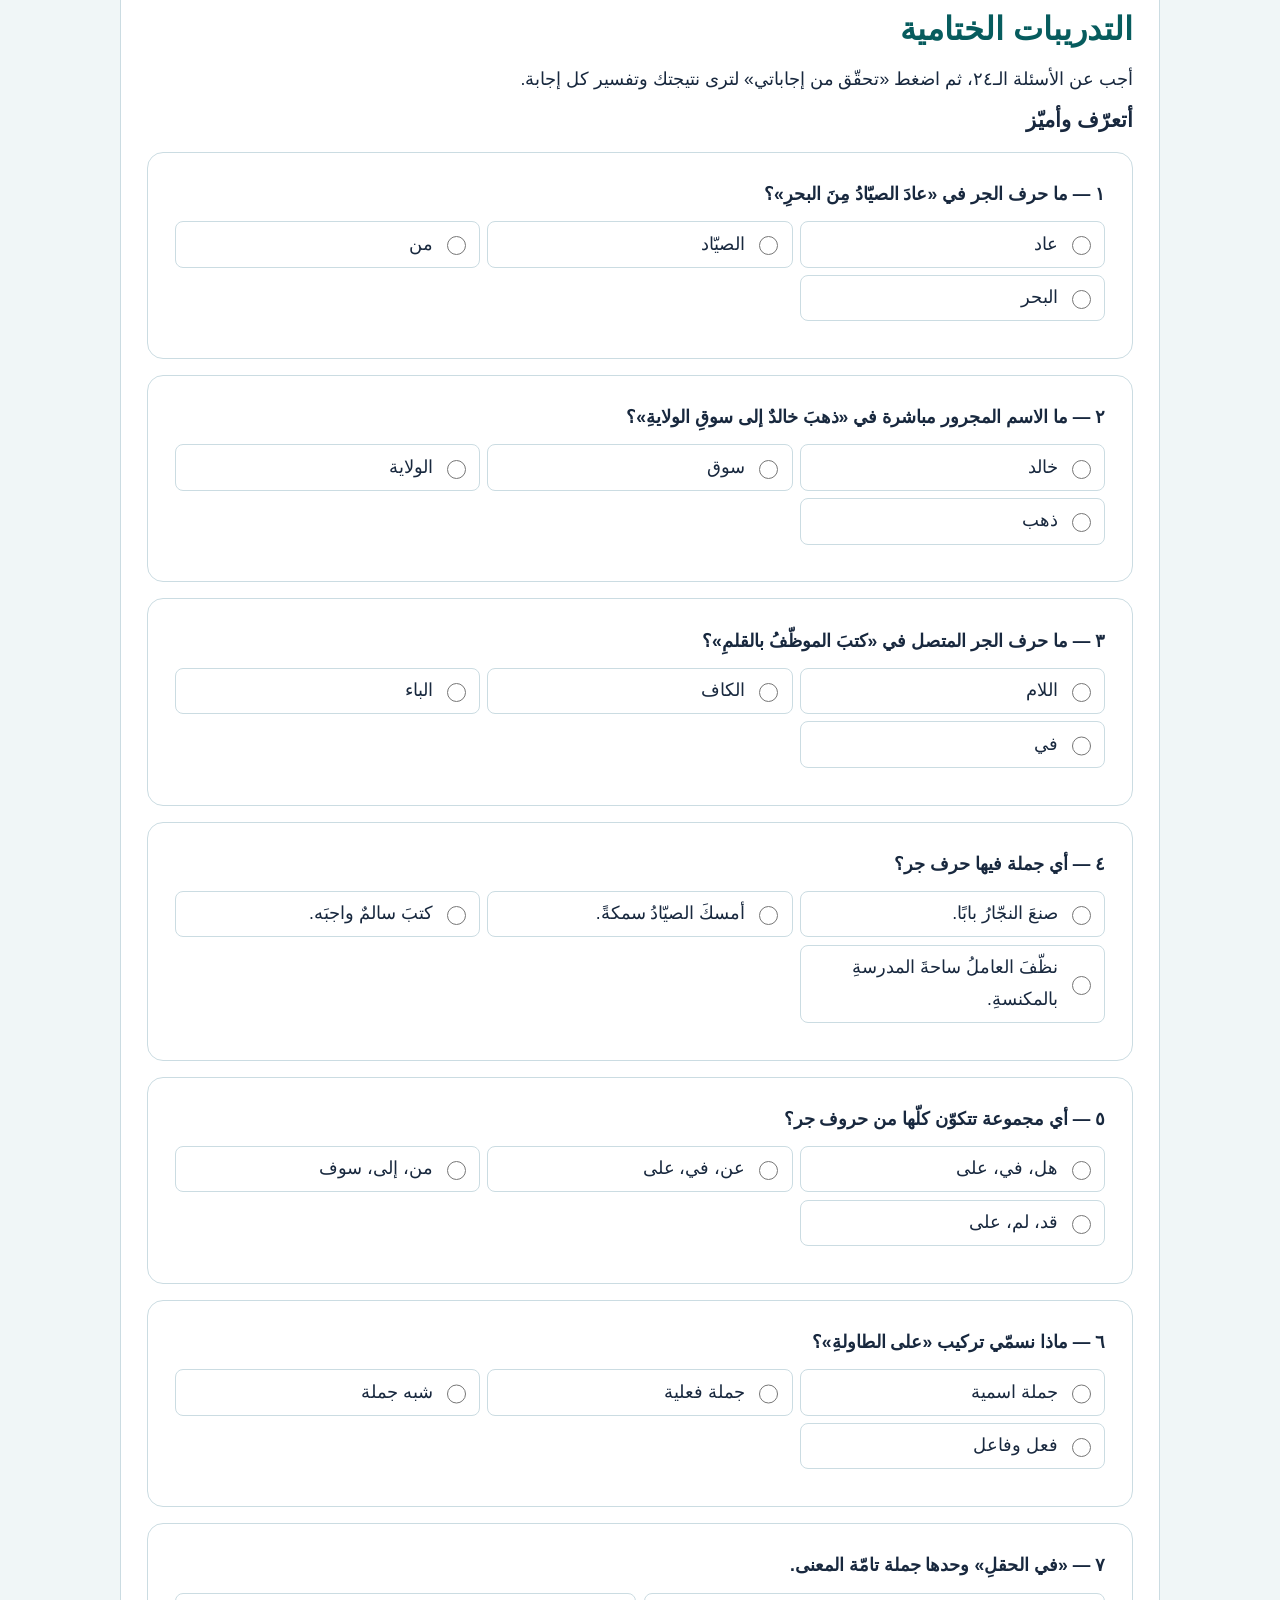
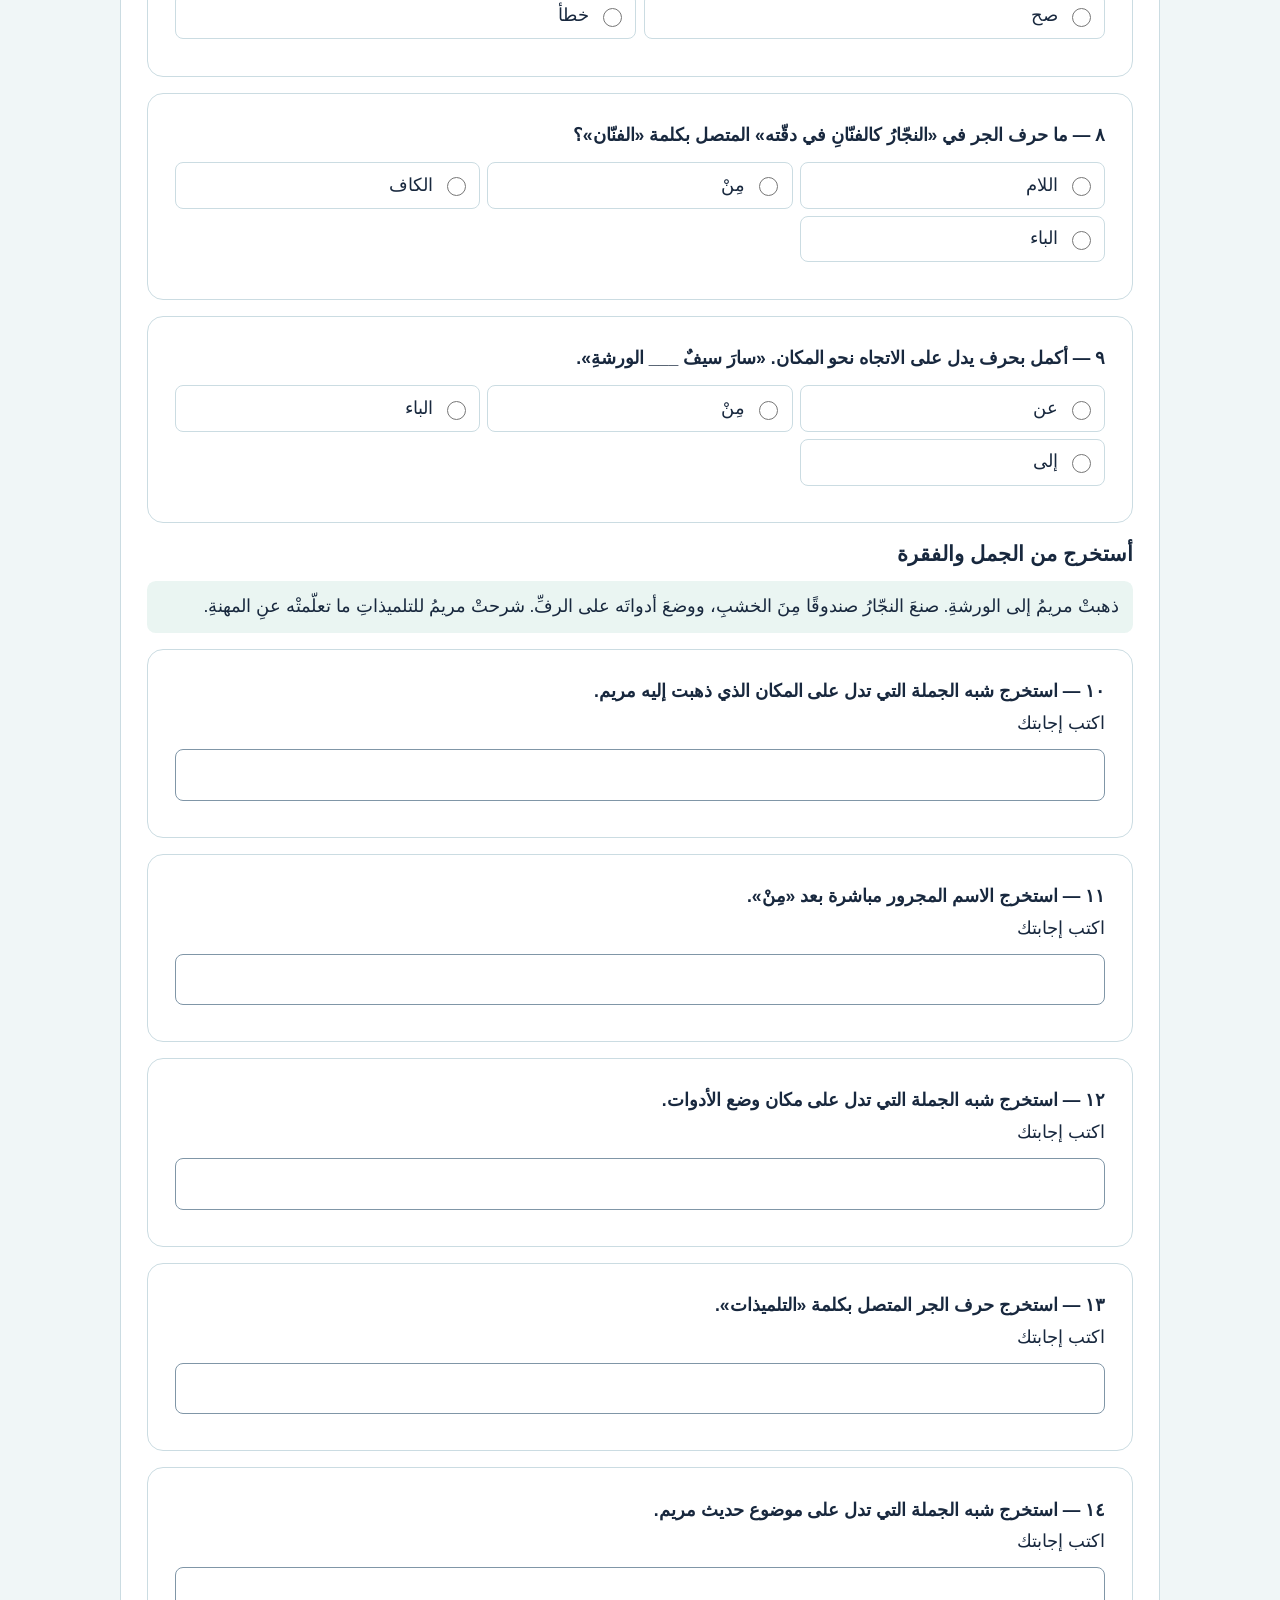
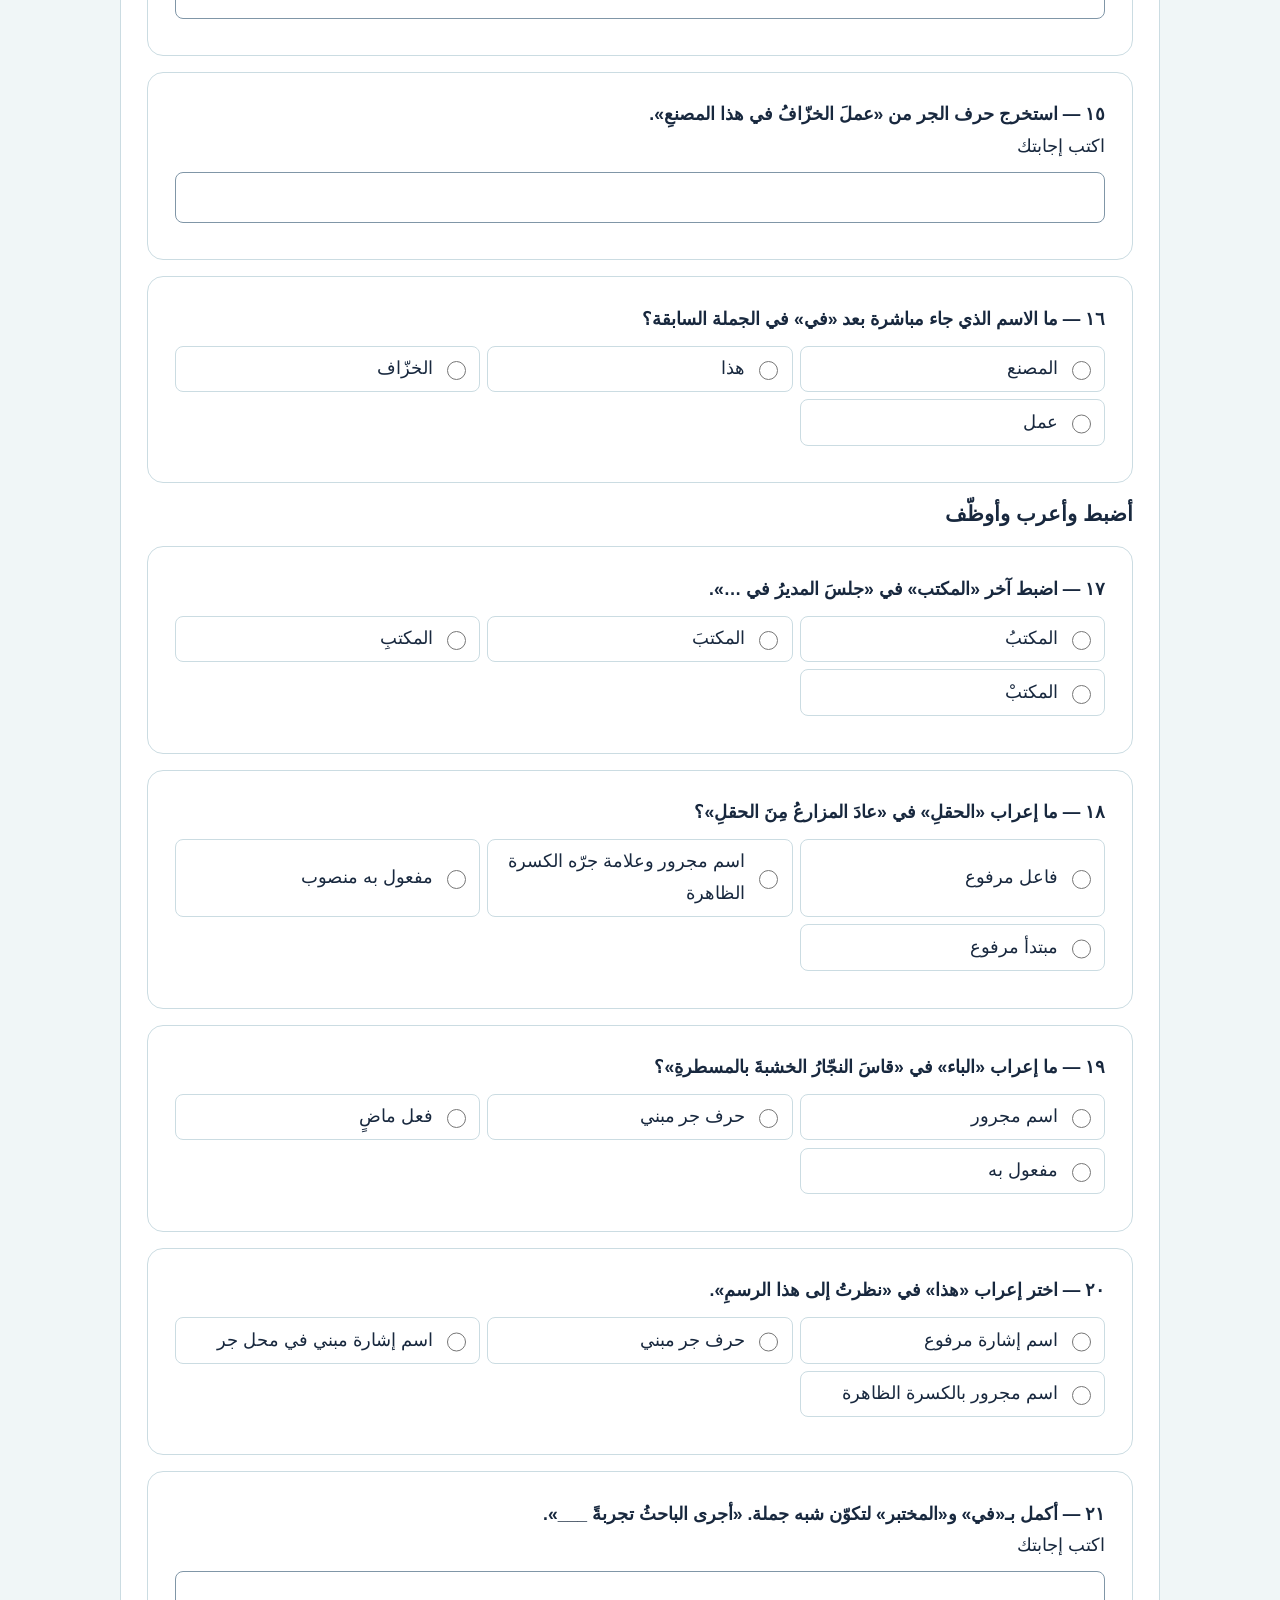
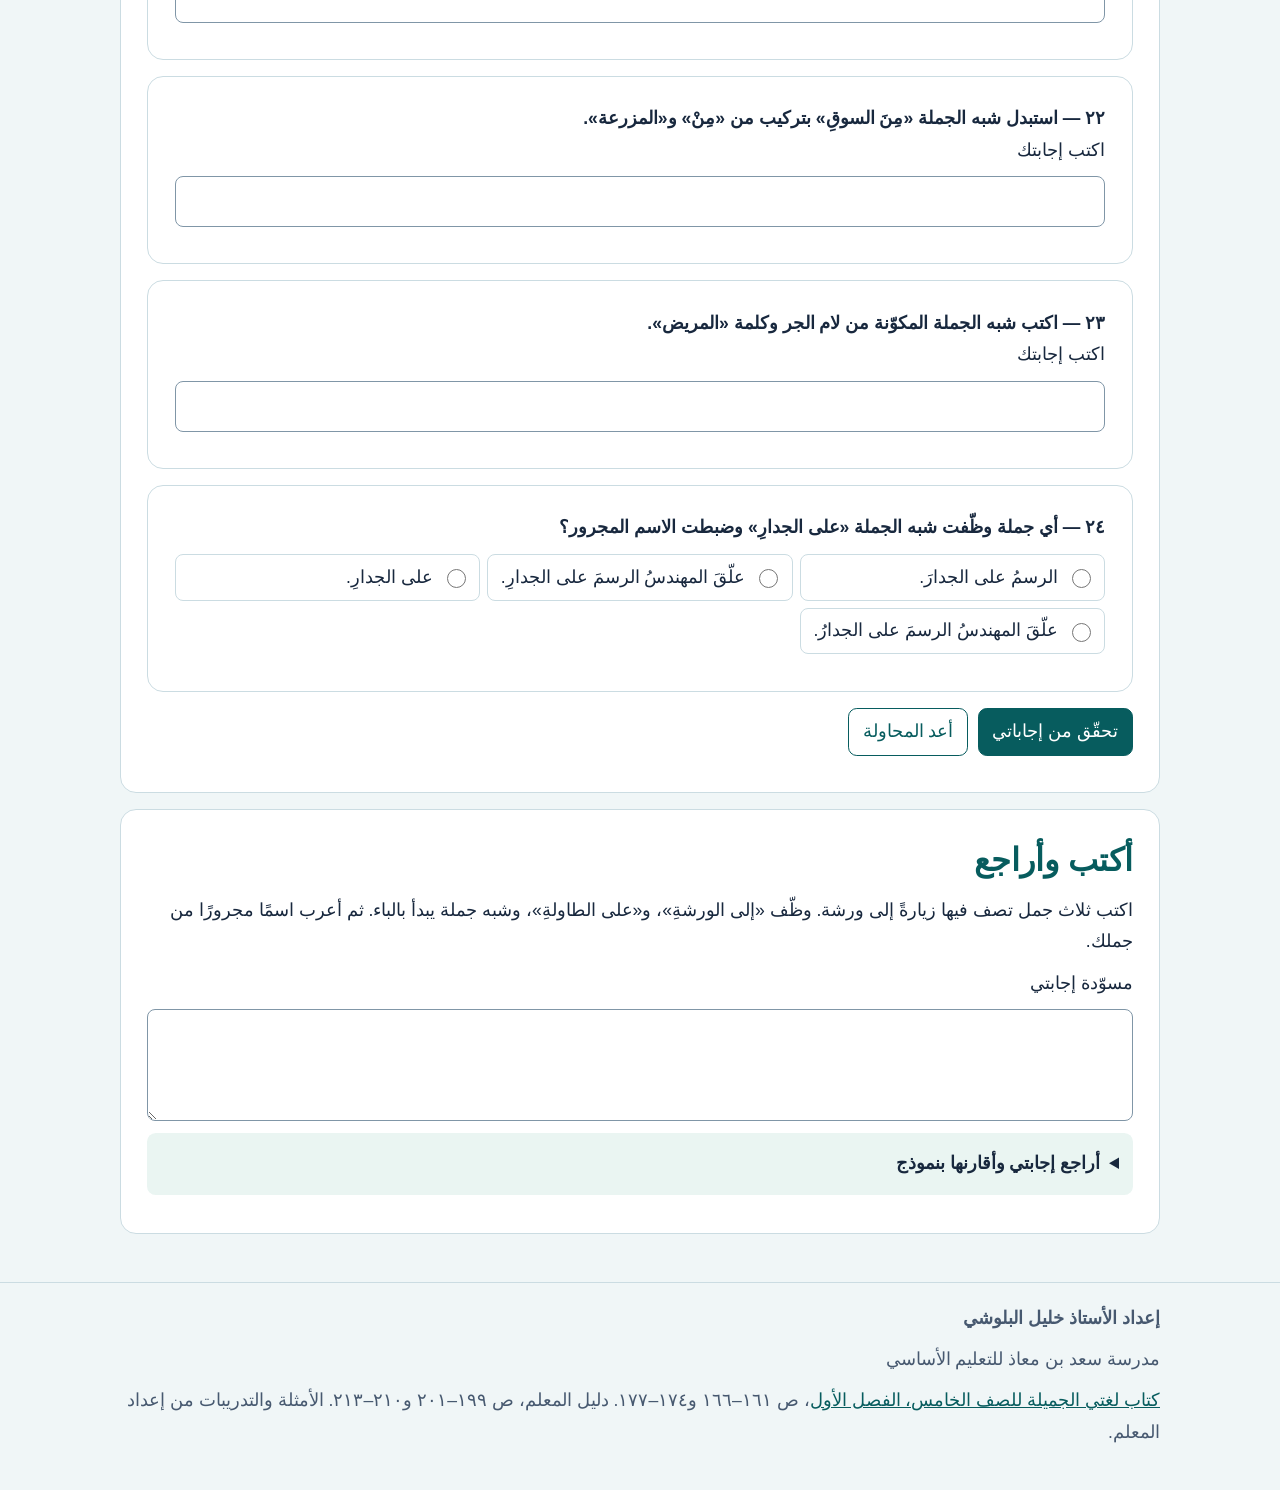
<file: prepositions.html>
<!doctype html>
<html lang="ar" dir="rtl">
<head>
  <meta charset="utf-8">
  <meta name="viewport" content="width=device-width, initial-scale=1">
  <meta name="theme-color" content="#103943">
  <title>حروف الجر وشبه الجملة | لغتي الجميلة</title>
  <link rel="stylesheet" href="axis3.css">
  <script defer src="axis3.js"></script>
</head>
<body>
  <header class="hero"><div class="wrap">
    <a class="back" href="./#axis3">العودة إلى المحور الثالث</a>
    <p>لغتي الجميلة · الصف الخامس · الفصل الدراسي الأول</p>
    <p>المحور الثالث «أعمال ومهن» · النحو والصرف</p>
    <h1>حروف الجر وشبه الجملة</h1>
    <p>أتعرّف حروف الجر، وأميّز الاسم المجرور، وأوظّف شبه الجملة في كلامي وكتابتي.</p>
    <nav aria-label="أقسام الدرس"><a href="#observe">أقرأ وألاحظ</a><a href="#rule">أستنتج القاعدة</a><a href="#parse">أضبط وأعرب</a><a href="#practice-title">التدريبات</a><a href="#writing">الكتابة</a></nav>
  </div></header>
  <main class="wrap">
    <section class="panel" id="observe"><h2>أقرأ وألاحظ</h2><p class="sample">عادَ المزارعُ <mark>مِنَ الحقلِ</mark>، ووضعَ سلّتَه <mark>على الطاولةِ</mark>، ثمَّ كتبَ حسابَه <mark>بالقلمِ</mark>.</p>
 <details><summary>ما حرف الجر في كل تركيب ملوّن؟</summary><p>سبق الحقلَ حرفُ الجر «مِنْ»، وسبق الطاولةَ «على»، واتصلت الباء بكلمة «القلم».</p></details></section><section class="panel" id="rule"><h2>أستنتج القاعدة</h2><p><strong>حروف الجر</strong> تدخل على الأسماء وتجرّها، والحرف نفسه مبنيّ. نسمّي الاسم بعدها <strong>اسمًا مجرورًا</strong>.</p>
 <ul class="examples"><li>مِنَ البيتِ</li><li>إلى المدرسةِ</li><li>عنِ المهنةِ</li><li>في الورشةِ</li><li>على الرفِّ</li><li>بالقلمِ</li><li>كالأسدِ</li><li>للمريضِ</li></ul>
 <p>الباء والكاف واللام تتصل بالاسم. تساعدك أمثلة المعنى على الاختيار: «مِنَ البيتِ» بداية الذهاب، و«إلى المدرسةِ» وجهته، و«في الورشةِ» مكان العمل.</p>
 <p><strong>شبه الجملة في هذا الدرس</strong> تركيب من حرف جر واسم مجرور. اقرأ «في الورشةِ»، ثم اقرأ «يعملُ النجّارُ في الورشةِ». أتمّت الكلمات الأولى معنى التركيب في المثال الثاني.</p></section><section class="panel" id="parse"><h2>أضبط وأعرب</h2><p class="sample">يعملُ الخزّافُ <mark>في الورشةِ</mark>.</p>
 <ul><li><strong>في</strong> حرف جر مبني.</li><li><strong>الورشةِ</strong> اسم مجرور بـ«في»، وعلامة جرّه الكسرة الظاهرة على آخره.</li></ul>
 <p>تظهر الكسرة في أمثلة الاسم المعرب مثل «الورشةِ». وإذا جاء اسم إشارة مبنيّ مثل «هذا» في «نظرتُ إلى هذا الرسمِ»، نعرب «هذا» اسم إشارة مبنيًّا في محل جر.</p>
 <details><summary>أعرب الكلمة الملوّنة في «عادَ العاملُ مِنَ <mark>العملِ</mark>»</summary><p>العملِ اسم مجرور بـ«مِنْ»، وعلامة جرّه الكسرة الظاهرة.</p></details></section>
    <section class="panel" aria-labelledby="practice-title">
      <h2 id="practice-title" tabindex="-1">التدريبات الختامية</h2>
      <p>أجب عن الأسئلة الـ٢٤، ثم اضغط «تحقّق من إجاباتي» لترى نتيجتك وتفسير كل إجابة.</p>
      <noscript><p>فعّل جافاسكريبت في المتصفح لعرض الأسئلة وتصحيح الإجابات.</p></noscript>
      <form id="practice">
        <section id="notice" aria-labelledby="notice-title"><h3 id="notice-title">أتعرّف وأميّز</h3></section><section id="extract" aria-labelledby="extract-title"><h3 id="extract-title">أستخرج من الجمل والفقرة</h3><p class="sample">ذهبتْ مريمُ إلى الورشةِ. صنعَ النجّارُ صندوقًا مِنَ الخشبِ، ووضعَ أدواتَه على الرفِّ. شرحتْ مريمُ للتلميذاتِ ما تعلّمتْه عنِ المهنةِ.</p></section><section id="apply" aria-labelledby="apply-title"><h3 id="apply-title">أضبط وأعرب وأوظّف</h3></section>
        <div class="controls"><button type="submit">تحقّق من إجاباتي</button><button type="reset">أعد المحاولة</button></div>
        <p id="score" role="status" tabindex="-1"></p>
      </form>
    </section>
    <section class="panel" id="writing"><h2>أكتب وأراجع</h2><p>اكتب ثلاث جمل تصف فيها زيارةً إلى ورشة. وظّف «إلى الورشةِ»، و«على الطاولةِ»، وشبه جملة يبدأ بالباء. ثم أعرب اسمًا مجرورًا من جملك.</p>
 <label for="draft">مسوّدة إجابتي</label><textarea id="draft" spellcheck="false"></textarea>
 <details><summary>أراجع إجابتي وأقارنها بنموذج</summary><p>ذهبتُ إلى الورشةِ. شاهدتُ الأدواتَ على الطاولةِ. قاسَ النجّارُ الخشبَ بالمسطرةِ.</p><p>الطاولةِ اسم مجرور بـ«على»، وعلامة جرّه الكسرة الظاهرة. راجع اتصال الباء بالكلمة وضبط الأسماء المجرورة.</p></details></section>
  </main>
  <footer><div class="wrap">
    <strong>إعداد الأستاذ خليل البلوشي</strong>
    <p>مدرسة سعد بن معاذ للتعليم الأساسي</p>
    <p><a href="https://home.moe.gov.om/ar/manaheg/73/show/65">كتاب لغتي الجميلة للصف الخامس، الفصل الأول</a>، ص ١٦١–١٦٦ و١٧٤–١٧٧. دليل المعلم، ص ١٩٩–٢٠١ و٢١٠–٢١٣. الأمثلة والتدريبات من إعداد المعلم.</p>
  </div></footer>
  <script type="application/json" id="questions">
[
  {
    "group": "notice",
    "prompt": "ما حرف الجر في «عادَ الصيّادُ مِنَ البحرِ»؟",
    "answers": [
      "من"
    ],
    "why": "مِنْ حرف جر، والبحر اسم مجرور.",
    "options": [
      "عاد",
      "الصيّاد",
      "من",
      "البحر"
    ]
  },
  {
    "group": "notice",
    "prompt": "ما الاسم المجرور مباشرة في «ذهبَ خالدٌ إلى سوقِ الولايةِ»؟",
    "answers": [
      "سوق"
    ],
    "why": "جاءت «سوق» بعد «إلى» مباشرة.",
    "options": [
      "خالد",
      "سوق",
      "الولاية",
      "ذهب"
    ]
  },
  {
    "group": "notice",
    "prompt": "ما حرف الجر المتصل في «كتبَ الموظّفُ بالقلمِ»؟",
    "answers": [
      "الباء"
    ],
    "why": "الباء اتصلت بكلمة «القلم».",
    "options": [
      "اللام",
      "الكاف",
      "الباء",
      "في"
    ]
  },
  {
    "group": "notice",
    "prompt": "أي جملة فيها حرف جر؟",
    "answers": [
      "نظّفَ العاملُ ساحةَ المدرسةِ بالمكنسةِ."
    ],
    "why": "الباء في «بالمكنسة» حرف جر.",
    "options": [
      "صنعَ النجّارُ بابًا.",
      "أمسكَ الصيّادُ سمكةً.",
      "كتبَ سالمٌ واجبَه.",
      "نظّفَ العاملُ ساحةَ المدرسةِ بالمكنسةِ."
    ]
  },
  {
    "group": "notice",
    "prompt": "أي مجموعة تتكوّن كلّها من حروف جر؟",
    "answers": [
      "عن، في، على"
    ],
    "why": "الحروف الثلاثة تدخل على الأسماء.",
    "options": [
      "هل، في، على",
      "عن، في، على",
      "من، إلى، سوف",
      "قد، لم، على"
    ]
  },
  {
    "group": "notice",
    "prompt": "ماذا نسمّي تركيب «على الطاولةِ»؟",
    "answers": [
      "شبه جملة"
    ],
    "why": "يتكوّن من حرف جر واسم مجرور.",
    "options": [
      "جملة اسمية",
      "جملة فعلية",
      "شبه جملة",
      "فعل وفاعل"
    ]
  },
  {
    "group": "notice",
    "prompt": "«في الحقلِ» وحدها جملة تامّة المعنى.",
    "answers": [
      "خطأ"
    ],
    "why": "يكتمل المعنى في مثل «يعمل المزارعُ في الحقلِ».",
    "options": [
      "صح",
      "خطأ"
    ]
  },
  {
    "group": "notice",
    "prompt": "ما حرف الجر في «النجّارُ كالفنّانِ في دقّته» المتصل بكلمة «الفنّان»؟",
    "answers": [
      "الكاف"
    ],
    "why": "الكاف هنا للتشبيه.",
    "options": [
      "اللام",
      "مِنْ",
      "الكاف",
      "الباء"
    ]
  },
  {
    "group": "notice",
    "prompt": "أكمل بحرف يدل على الاتجاه نحو المكان. «سارَ سيفٌ ___ الورشةِ».",
    "answers": [
      "إلى"
    ],
    "why": "إلى تدل هنا على المكان الذي اتّجه إليه سيف.",
    "options": [
      "عن",
      "مِنْ",
      "الباء",
      "إلى"
    ]
  },
  {
    "group": "extract",
    "prompt": "استخرج شبه الجملة التي تدل على المكان الذي ذهبت إليه مريم.",
    "answers": [
      "إلى الورشة"
    ],
    "why": "إلى حرف جر، والورشة اسم مجرور."
  },
  {
    "group": "extract",
    "prompt": "استخرج الاسم المجرور مباشرة بعد «مِنْ».",
    "answers": [
      "الخشب"
    ],
    "why": "الخشب اسم مجرور بعد مِنْ."
  },
  {
    "group": "extract",
    "prompt": "استخرج شبه الجملة التي تدل على مكان وضع الأدوات.",
    "answers": [
      "على الرف"
    ],
    "why": "على حرف جر، والرفّ اسم مجرور."
  },
  {
    "group": "extract",
    "prompt": "استخرج حرف الجر المتصل بكلمة «التلميذات».",
    "answers": [
      "اللام",
      "ل"
    ],
    "why": "اللام اتصلت بكلمة «التلميذات»."
  },
  {
    "group": "extract",
    "prompt": "استخرج شبه الجملة التي تدل على موضوع حديث مريم.",
    "answers": [
      "عن المهنة"
    ],
    "why": "عن حرف جر، والمهنة اسم مجرور."
  },
  {
    "group": "extract",
    "prompt": "استخرج حرف الجر من «عملَ الخزّافُ في هذا المصنعِ».",
    "answers": [
      "في"
    ],
    "why": "في حرف جر."
  },
  {
    "group": "extract",
    "prompt": "ما الاسم الذي جاء مباشرة بعد «في» في الجملة السابقة؟",
    "answers": [
      "هذا"
    ],
    "why": "«هذا» اسم إشارة مبني في محل جر.",
    "options": [
      "المصنع",
      "هذا",
      "الخزّاف",
      "عمل"
    ]
  },
  {
    "group": "apply",
    "prompt": "اضبط آخر «المكتب» في «جلسَ المديرُ في …».",
    "answers": [
      "المكتبِ"
    ],
    "why": "المكتب اسم مجرور وعلامة جره الكسرة.",
    "options": [
      "المكتبُ",
      "المكتبَ",
      "المكتبِ",
      "المكتبْ"
    ],
    "exact": true
  },
  {
    "group": "apply",
    "prompt": "ما إعراب «الحقلِ» في «عادَ المزارعُ مِنَ الحقلِ»؟",
    "answers": [
      "اسم مجرور وعلامة جرّه الكسرة الظاهرة"
    ],
    "why": "سبقته «مِنْ»، وظهرت الكسرة في آخره.",
    "options": [
      "فاعل مرفوع",
      "اسم مجرور وعلامة جرّه الكسرة الظاهرة",
      "مفعول به منصوب",
      "مبتدأ مرفوع"
    ]
  },
  {
    "group": "apply",
    "prompt": "ما إعراب «الباء» في «قاسَ النجّارُ الخشبةَ بالمسطرةِ»؟",
    "answers": [
      "حرف جر مبني"
    ],
    "why": "الباء حرف جر، وحروف الجر مبنية.",
    "options": [
      "اسم مجرور",
      "حرف جر مبني",
      "فعل ماضٍ",
      "مفعول به"
    ]
  },
  {
    "group": "apply",
    "prompt": "اختر إعراب «هذا» في «نظرتُ إلى هذا الرسمِ».",
    "answers": [
      "اسم إشارة مبني في محل جر"
    ],
    "why": "«هذا» اسم مبني سبقته «إلى».",
    "options": [
      "اسم إشارة مرفوع",
      "حرف جر مبني",
      "اسم إشارة مبني في محل جر",
      "اسم مجرور بالكسرة الظاهرة"
    ]
  },
  {
    "group": "apply",
    "prompt": "أكمل بـ«في» و«المختبر» لتكوّن شبه جملة. «أجرى الباحثُ تجربةً ___».",
    "answers": [
      "في المختبر"
    ],
    "why": "تركيب «في المختبرِ» جار ومجرور."
  },
  {
    "group": "apply",
    "prompt": "استبدل شبه الجملة «مِنَ السوقِ» بتركيب من «مِنْ» و«المزرعة».",
    "answers": [
      "من المزرعة"
    ],
    "why": "تجرّ مِنْ كلمة المزرعة، فنقول «مِنَ المزرعةِ»."
  },
  {
    "group": "apply",
    "prompt": "اكتب شبه الجملة المكوّنة من لام الجر وكلمة «المريض».",
    "answers": [
      "للمريض"
    ],
    "why": "تتصل لام الجر بالكلمة، فنكتب «للمريضِ»."
  },
  {
    "group": "apply",
    "prompt": "أي جملة وظّفت شبه الجملة «على الجدارِ» وضبطت الاسم المجرور؟",
    "answers": [
      "علّقَ المهندسُ الرسمَ على الجدارِ."
    ],
    "why": "على حرف جر، والجدارِ اسم مجرور بالكسرة.",
    "options": [
      "الرسمُ على الجدارَ.",
      "علّقَ المهندسُ الرسمَ على الجدارِ.",
      "على الجدارِ.",
      "علّقَ المهندسُ الرسمَ على الجدارُ."
    ],
    "exact": true
  }
]
  </script>
</body>
</html>
</file>
<file: axis3.css>
:root{color-scheme:light;--ink:#18283e;--muted:#475970;--brand:#075c5e;--dark:#103943;--line:#cbdce2;--surface:#fff;--bg:#f0f6f7}
*,*::before,*::after{box-sizing:border-box}
html{scroll-behavior:smooth}
body{margin:0;background:var(--bg);color:var(--ink);font:1.1rem/1.8 Tahoma,Arial,sans-serif;overflow-wrap:anywhere}
.wrap{width:min(100% - 2rem,65rem);margin-inline:auto}
.hero{background:var(--dark);color:white;padding:2rem 0 2.5rem;border-block-end:.35rem solid #6dd2c0}
.hero a{color:#b9fff1}.hero p{margin:.5rem 0}.hero h1{font-size:clamp(2rem,5vw,3.6rem);line-height:1.3;margin:.65rem 0}
nav{display:flex;flex-wrap:wrap;gap:.5rem;margin-top:1.25rem}
nav a,.back{display:inline-flex;align-items:center;min-height:44px;padding:.3rem .75rem;border:1px solid currentColor;border-radius:.55rem;text-decoration:none}
main{padding-block:1rem 2rem}
.panel,.exercise{margin-block:1rem;padding:clamp(.9rem,3vw,1.65rem);background:var(--surface);border:1px solid var(--line);border-radius:1rem}
h2,h3{line-height:1.5;margin:0 0 .65rem}h2{color:var(--brand);font-size:clamp(1.4rem,3vw,2rem)}
p{margin:.6rem 0}.examples{display:grid;grid-template-columns:repeat(auto-fit,minmax(min(100%,14rem),1fr));gap:.65rem;padding:0;list-style:none}
.examples li,.sample,details{background:#eaf5f2;padding:.65rem .85rem;border-radius:.55rem}
mark{background:#ffedb5;color:inherit;padding-inline:.15em;border-radius:.2em}
details{margin-block:.75rem}summary{cursor:pointer;font-weight:bold;padding-block:.3rem}
fieldset{min-inline-size:0;border:0;padding:0;margin:0}legend{max-inline-size:100%;font-weight:bold;padding:0}
.choices{display:grid;grid-template-columns:repeat(auto-fit,minmax(min(100%,15rem),1fr));gap:.45rem;margin:.65rem 0}
.choices label{display:flex;align-items:center;gap:.55rem;min-height:44px;padding:.4rem .65rem;border:1px solid var(--line);border-radius:.5rem;cursor:pointer}
.choices label:has(input:checked){border-color:var(--brand);background:#eaf5f2}
input[type=radio]{accent-color:var(--brand);width:1.2rem;height:1.2rem;flex:none}
input[type=text],textarea{display:block;width:100%;border:1px solid #8096a7;border-radius:.5rem;padding:.55rem .75rem;font:inherit;color:inherit;background:white;margin:.6rem 0}
textarea{min-height:7rem;resize:vertical}
button{min-height:44px;padding:.45rem .85rem;border:1px solid var(--brand);border-radius:.55rem;background:var(--brand);color:white;font:inherit;cursor:pointer}
button[type=reset]{background:white;color:var(--brand)}
:focus-visible{outline:3px solid #bd660a;outline-offset:3px}
.controls{display:flex;flex-wrap:wrap;gap:.6rem;align-items:center}
.feedback:empty{display:none}.feedback{padding:.5rem .75rem;border-inline-start:.3rem solid currentColor;background:#f4f7f9;border-radius:.3rem}
[data-state=correct]{color:#17603b}[data-state=wrong]{color:#922e20}[data-state=missing]{color:#714f13}
footer{border-top:1px solid var(--line);padding-block:1.2rem 2rem;color:var(--muted)}
footer a{color:var(--brand)}
@media(prefers-reduced-motion:reduce){html{scroll-behavior:auto}}
</file>
